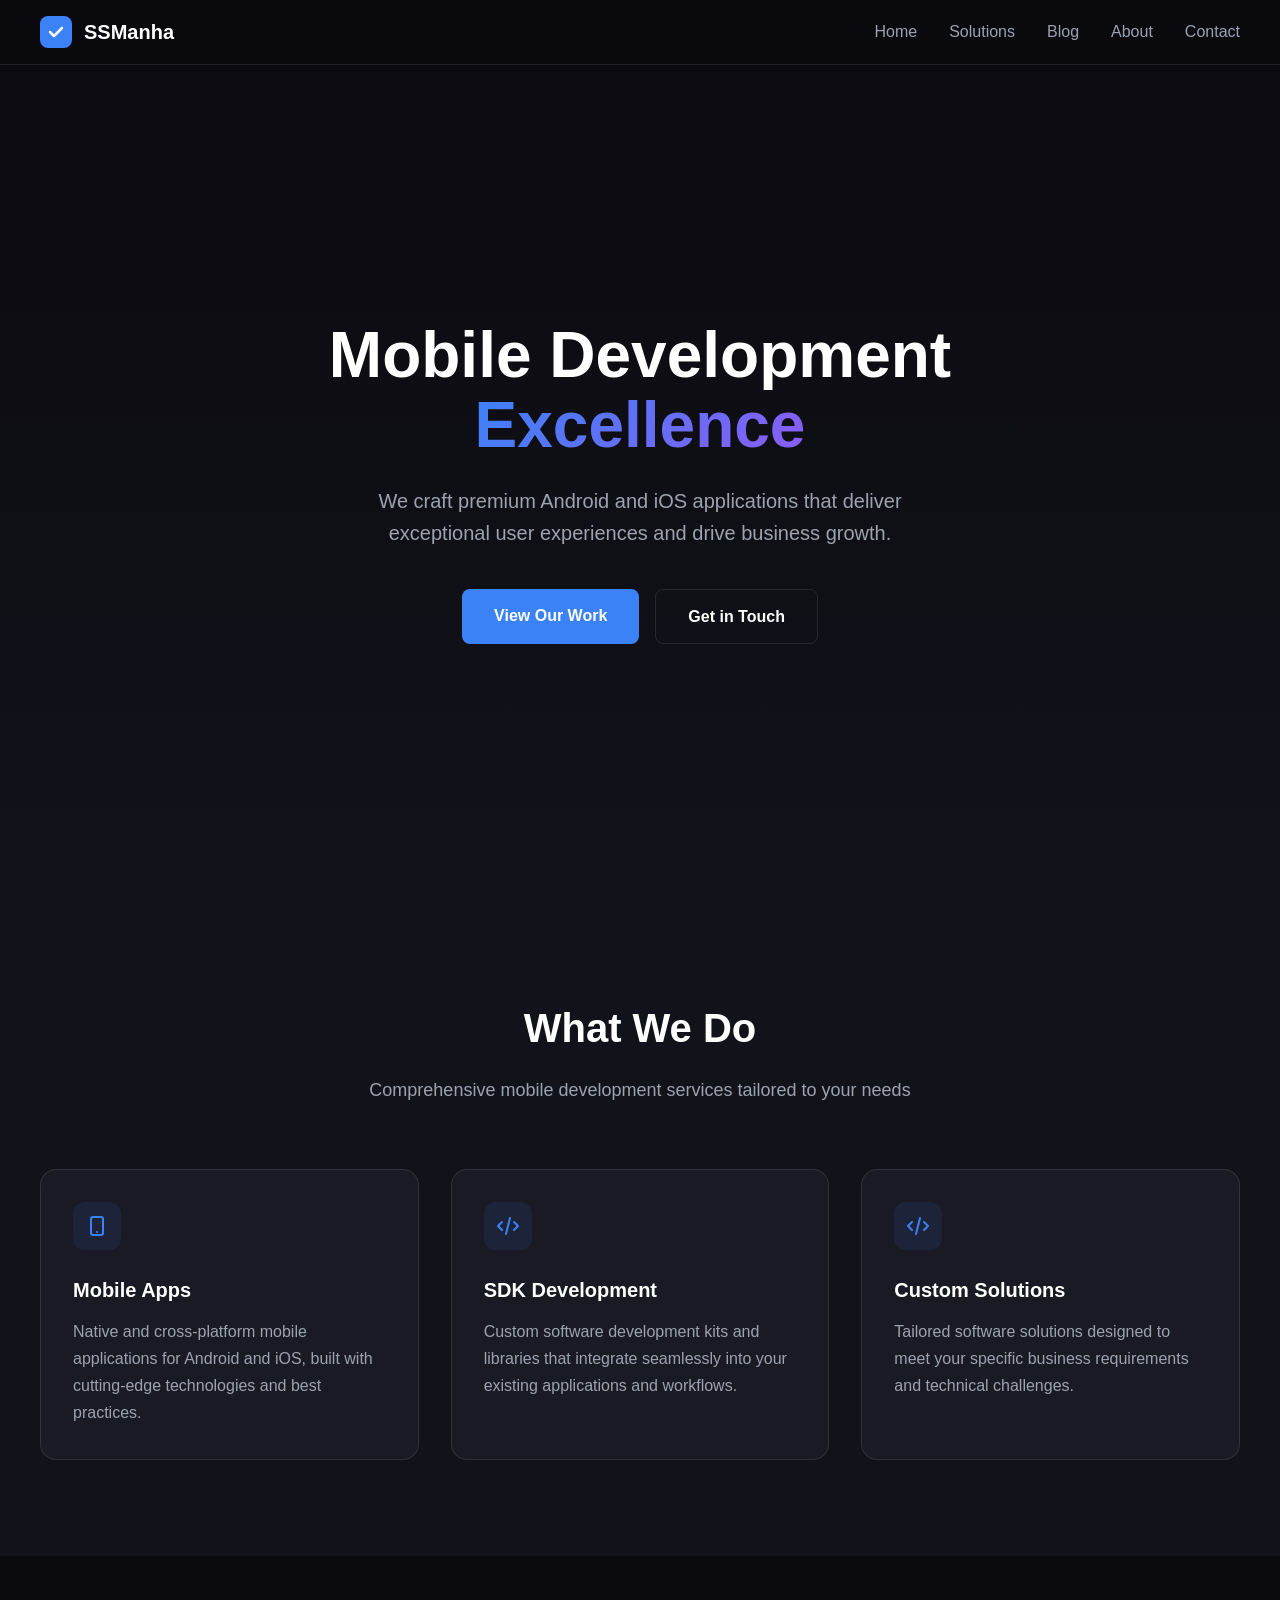
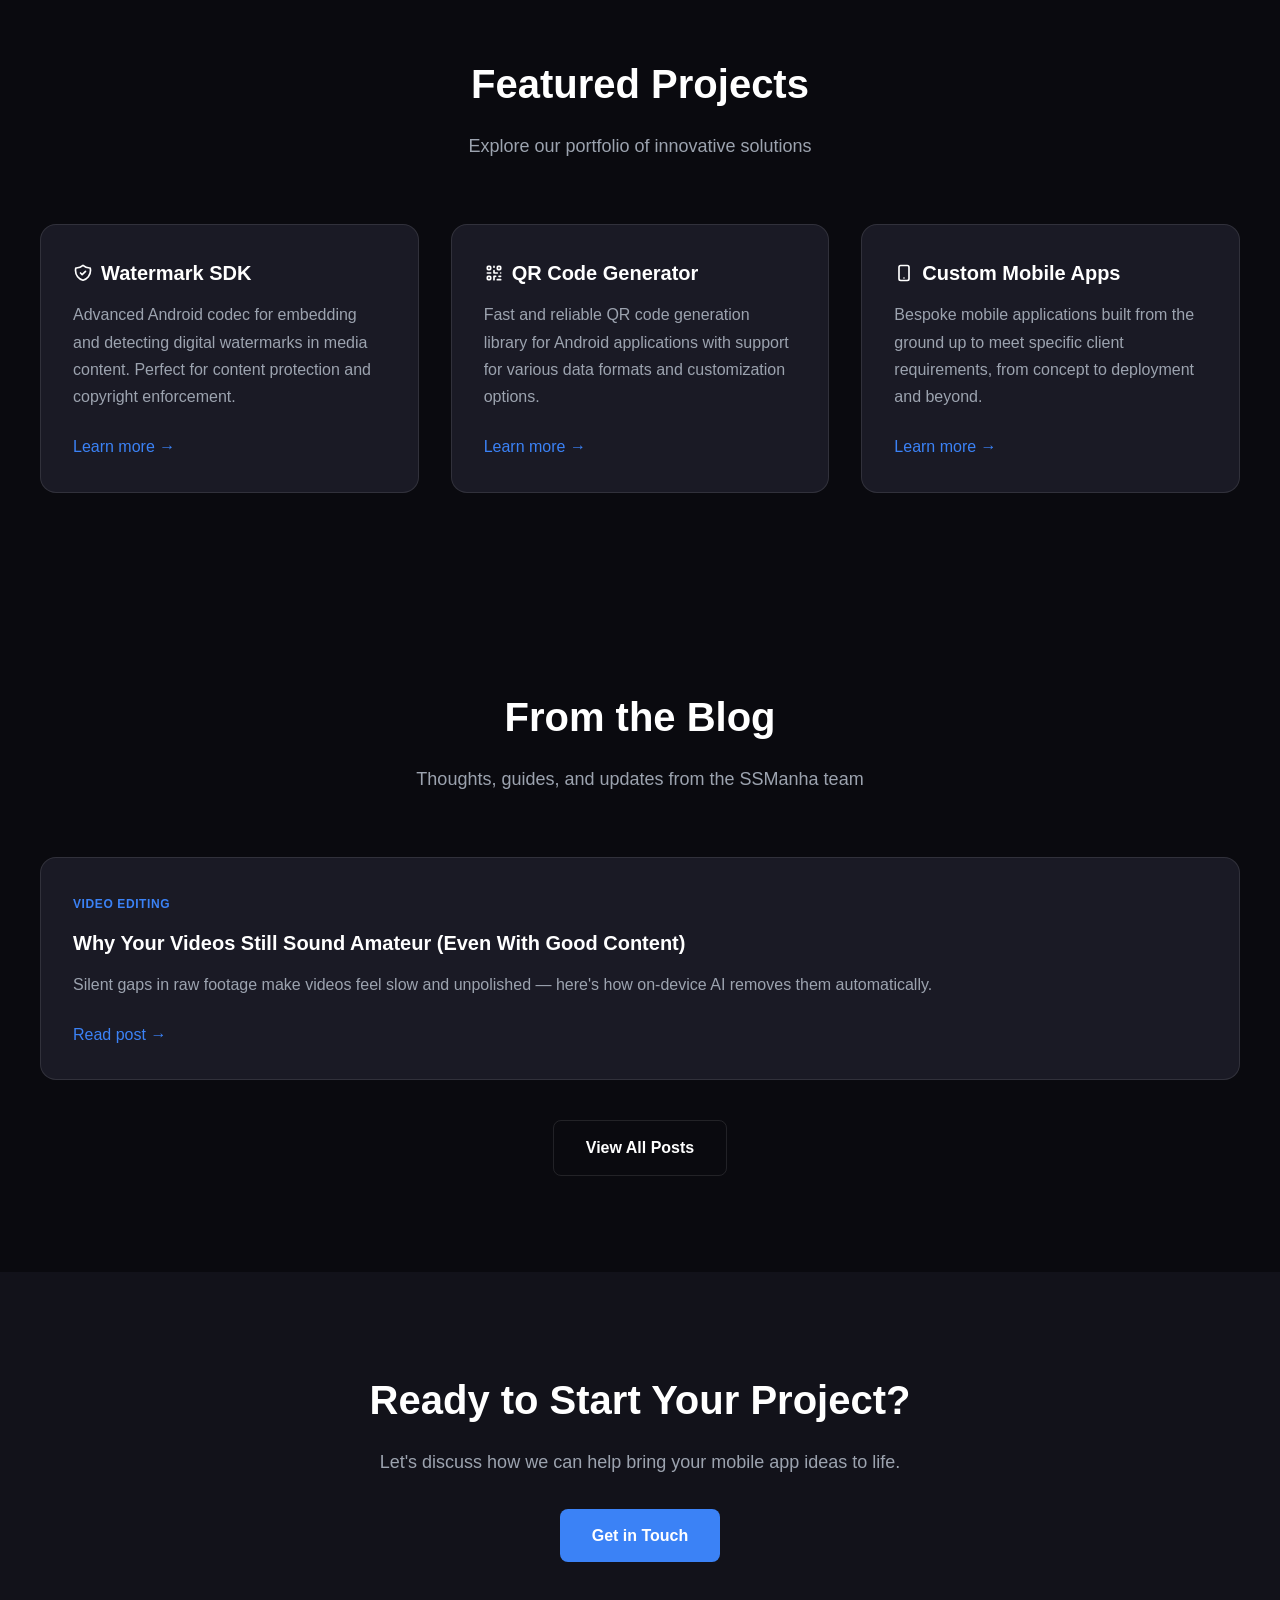
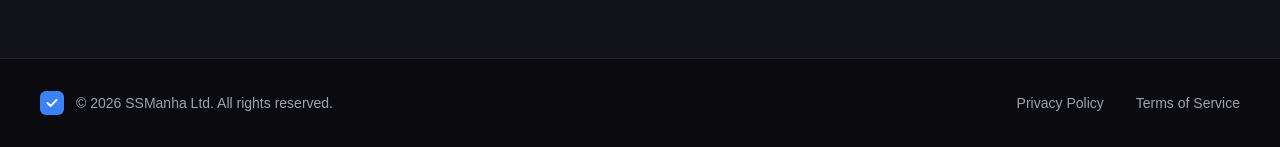
<file: index.html>
<!DOCTYPE html>
<html lang="en">
<head>
    <meta charset="UTF-8">
    <meta name="viewport" content="width=device-width, initial-scale=1.0">
    <title>SSManha Ltd - Mobile Development Excellence</title>
    <meta name="description" content="SSManha Ltd specializes in Android and iOS app development. We build innovative mobile solutions including Watermark SDK and custom applications.">
    <link rel="icon" href="/favicon.ico" type="image/x-icon">
    <style>
        /* CSS Reset & Base Styles */
        *, *::before, *::after {
            margin: 0;
            padding: 0;
            box-sizing: border-box;
        }

        :root {
            --bg-primary: #0a0a0f;
            --bg-secondary: #12121a;
            --bg-card: #1a1a25;
            --accent: #3b82f6;
            --accent-hover: #2563eb;
            --text-primary: #ffffff;
            --text-secondary: #9ca3af;
            --border: rgba(255, 255, 255, 0.1);
        }

        html {
            scroll-behavior: smooth;
        }

        body {
            font-family: 'Inter', -apple-system, BlinkMacSystemFont, 'Segoe UI', Roboto, Oxygen, Ubuntu, sans-serif;
            background-color: var(--bg-primary);
            color: var(--text-primary);
            line-height: 1.6;
            min-height: 100vh;
        }

        a {
            text-decoration: none;
            color: inherit;
            transition: color 0.2s ease;
        }

        /* Navigation */
        .navbar {
            position: fixed;
            top: 0;
            left: 0;
            right: 0;
            z-index: 1000;
            background: rgba(10, 10, 15, 0.95);
            backdrop-filter: blur(10px);
            border-bottom: 1px solid var(--border);
            padding: 1rem 2rem;
        }

        .nav-container {
            max-width: 1200px;
            margin: 0 auto;
            display: flex;
            justify-content: space-between;
            align-items: center;
        }

        .logo {
            display: flex;
            align-items: center;
            gap: 0.75rem;
            font-size: 1.25rem;
            font-weight: 700;
        }

        .logo svg {
            width: 32px;
            height: 32px;
        }

        .nav-links {
            display: flex;
            gap: 2rem;
            list-style: none;
        }

        .nav-links a {
            color: var(--text-secondary);
            font-weight: 500;
            transition: color 0.2s ease;
        }

        .nav-links a:hover {
            color: var(--text-primary);
        }

        /* Hero Section */
        .hero {
            padding: 10rem 2rem 6rem;
            text-align: center;
            min-height: 100vh;
            display: flex;
            flex-direction: column;
            justify-content: center;
            background: linear-gradient(180deg, var(--bg-primary) 0%, var(--bg-secondary) 100%);
        }

        .hero-content {
            max-width: 800px;
            margin: 0 auto;
        }

        .hero h1 {
            font-size: clamp(2.5rem, 6vw, 4rem);
            font-weight: 800;
            margin-bottom: 1.5rem;
            line-height: 1.1;
        }

        .hero h1 .highlight {
            background: linear-gradient(135deg, var(--accent) 0%, #8b5cf6 100%);
            -webkit-background-clip: text;
            -webkit-text-fill-color: transparent;
            background-clip: text;
        }

        .hero p {
            font-size: 1.25rem;
            color: var(--text-secondary);
            margin-bottom: 2.5rem;
            max-width: 600px;
            margin-left: auto;
            margin-right: auto;
        }

        .hero-buttons {
            display: flex;
            gap: 1rem;
            justify-content: center;
            flex-wrap: wrap;
        }

        /* Buttons */
        .btn {
            display: inline-block;
            padding: 0.875rem 2rem;
            border-radius: 8px;
            font-weight: 600;
            font-size: 1rem;
            transition: all 0.2s ease;
            cursor: pointer;
            border: none;
        }

        .btn-primary {
            background: var(--accent);
            color: white;
        }

        .btn-primary:hover {
            background: var(--accent-hover);
            transform: translateY(-2px);
        }

        .btn-secondary {
            background: transparent;
            color: var(--text-primary);
            border: 1px solid var(--border);
        }

        .btn-secondary:hover {
            background: var(--bg-card);
            border-color: var(--accent);
        }

        /* Services Section */
        .services {
            padding: 6rem 2rem;
            background: var(--bg-secondary);
        }

        .container {
            max-width: 1200px;
            margin: 0 auto;
        }

        .section-header {
            text-align: center;
            margin-bottom: 4rem;
        }

        .section-header h2 {
            font-size: 2.5rem;
            font-weight: 700;
            margin-bottom: 1rem;
        }

        .section-header p {
            color: var(--text-secondary);
            font-size: 1.125rem;
            max-width: 600px;
            margin: 0 auto;
        }

        .services-grid {
            display: grid;
            grid-template-columns: repeat(auto-fit, minmax(300px, 1fr));
            gap: 2rem;
        }

        .service-card {
            background: var(--bg-card);
            border: 1px solid var(--border);
            border-radius: 16px;
            padding: 2rem;
            transition: all 0.3s ease;
        }

        .service-card:hover {
            transform: translateY(-4px);
            border-color: var(--accent);
        }

        .service-icon {
            width: 48px;
            height: 48px;
            background: rgba(59, 130, 246, 0.1);
            border-radius: 12px;
            display: flex;
            align-items: center;
            justify-content: center;
            margin-bottom: 1.5rem;
        }

        .service-icon svg {
            width: 24px;
            height: 24px;
            color: var(--accent);
        }

        .service-card h3 {
            font-size: 1.25rem;
            font-weight: 600;
            margin-bottom: 0.75rem;
        }

        .service-card p {
            color: var(--text-secondary);
            line-height: 1.7;
        }

        /* Featured Projects */
        .projects {
            padding: 6rem 2rem;
        }

        .projects-grid {
            display: grid;
            grid-template-columns: repeat(auto-fit, minmax(320px, 1fr));
            gap: 2rem;
        }

        .project-card {
            background: var(--bg-card);
            border: 1px solid var(--border);
            border-radius: 16px;
            padding: 2rem;
            transition: all 0.3s ease;
        }

        .project-card:hover {
            border-color: var(--accent);
        }

        .project-card h3 {
            font-size: 1.25rem;
            font-weight: 600;
            margin-bottom: 0.75rem;
            display: flex;
            align-items: center;
            gap: 0.5rem;
        }

        .project-card p {
            color: var(--text-secondary);
            margin-bottom: 1.5rem;
            line-height: 1.7;
        }

        .project-link {
            color: var(--accent);
            font-weight: 500;
            display: inline-flex;
            align-items: center;
            gap: 0.25rem;
        }

        .project-link:hover {
            text-decoration: underline;
        }

        /* Blog Preview */
        .blog-preview {
            padding: 6rem 2rem;
        }

        .blog-grid {
            display: grid;
            grid-template-columns: repeat(auto-fit, minmax(320px, 1fr));
            gap: 2rem;
            margin-bottom: 2.5rem;
        }

        .blog-card {
            display: block;
            background: var(--bg-card);
            border: 1px solid var(--border);
            border-radius: 16px;
            padding: 2rem;
            transition: all 0.3s ease;
        }

        .blog-card:hover {
            border-color: var(--accent);
            transform: translateY(-4px);
        }

        .blog-card-tag {
            display: inline-block;
            color: var(--accent);
            font-weight: 600;
            font-size: 0.75rem;
            text-transform: uppercase;
            letter-spacing: 0.05em;
            margin-bottom: 0.75rem;
        }

        .blog-card h3 {
            font-size: 1.25rem;
            font-weight: 600;
            margin-bottom: 0.75rem;
            color: var(--text-primary);
        }

        .blog-card p {
            color: var(--text-secondary);
            margin-bottom: 1.5rem;
            line-height: 1.7;
        }

        .blog-view-all {
            text-align: center;
        }

        /* CTA Section */
        .cta {
            padding: 6rem 2rem;
            background: var(--bg-secondary);
            text-align: center;
        }

        .cta h2 {
            font-size: 2.5rem;
            font-weight: 700;
            margin-bottom: 1rem;
        }

        .cta p {
            color: var(--text-secondary);
            font-size: 1.125rem;
            margin-bottom: 2rem;
            max-width: 600px;
            margin-left: auto;
            margin-right: auto;
        }

        /* Footer */
        .footer {
            padding: 2rem;
            border-top: 1px solid var(--border);
        }

        .footer-content {
            max-width: 1200px;
            margin: 0 auto;
            display: flex;
            justify-content: space-between;
            align-items: center;
            flex-wrap: wrap;
            gap: 1rem;
        }

        .footer-left {
            display: flex;
            align-items: center;
            gap: 0.75rem;
        }

        .footer-left span {
            color: var(--text-secondary);
            font-size: 0.875rem;
        }

        .footer-right {
            display: flex;
            gap: 2rem;
        }

        .footer-right a {
            color: var(--text-secondary);
            font-size: 0.875rem;
        }

        .footer-right a:hover {
            color: var(--text-primary);
        }

        /* Mobile Menu */
        .mobile-menu-btn {
            display: none;
            background: none;
            border: none;
            color: var(--text-primary);
            cursor: pointer;
            padding: 0.5rem;
        }

        /* Responsive */
        @media (max-width: 768px) {
            .nav-links {
                display: none;
            }

            .mobile-menu-btn {
                display: block;
            }

            .hero {
                padding: 8rem 1.5rem 4rem;
            }

            .services, .projects, .blog-preview, .cta {
                padding: 4rem 1.5rem;
            }

            .section-header h2 {
                font-size: 2rem;
            }

            .footer-content {
                flex-direction: column;
                text-align: center;
            }
        }
    </style>
</head>
<body>
    <!-- Navigation -->
    <nav class="navbar">
        <div class="nav-container">
            <a href="index.html" class="logo">
                <svg viewBox="0 0 32 32" fill="none" xmlns="http://www.w3.org/2000/svg">
                    <rect width="32" height="32" rx="8" fill="#3B82F6"/>
                    <path d="M10 16L14 20L22 12" stroke="white" stroke-width="2.5" stroke-linecap="round" stroke-linejoin="round"/>
                </svg>
                SSManha
            </a>
            <ul class="nav-links">
                <li><a href="index.html">Home</a></li>
                <li><a href="solutions.html">Solutions</a></li>
                <li><a href="blog.html">Blog</a></li>
                <li><a href="about.html">About</a></li>
                <li><a href="contact.html">Contact</a></li>
            </ul>
            <button class="mobile-menu-btn" aria-label="Menu">
                <svg width="24" height="24" fill="none" stroke="currentColor" viewBox="0 0 24 24">
                    <path stroke-linecap="round" stroke-linejoin="round" stroke-width="2" d="M4 6h16M4 12h16M4 18h16"/>
                </svg>
            </button>
        </div>
    </nav>

    <!-- Hero Section -->
    <section class="hero">
        <div class="hero-content">
            <h1>Mobile Development <span class="highlight">Excellence</span></h1>
            <p>We craft premium Android and iOS applications that deliver exceptional user experiences and drive business growth.</p>
            <div class="hero-buttons">
                <a href="solutions.html" class="btn btn-primary">View Our Work</a>
                <a href="contact.html" class="btn btn-secondary">Get in Touch</a>
            </div>
        </div>
    </section>

    <!-- Services Section -->
    <section class="services">
        <div class="container">
            <div class="section-header">
                <h2>What We Do</h2>
                <p>Comprehensive mobile development services tailored to your needs</p>
            </div>
            <div class="services-grid">
                <div class="service-card">
                    <div class="service-icon">
                        <svg fill="none" stroke="currentColor" viewBox="0 0 24 24">
                            <path stroke-linecap="round" stroke-linejoin="round" stroke-width="2" d="M12 18h.01M8 21h8a2 2 0 002-2V5a2 2 0 00-2-2H8a2 2 0 00-2 2v14a2 2 0 002 2z"/>
                        </svg>
                    </div>
                    <h3>Mobile Apps</h3>
                    <p>Native and cross-platform mobile applications for Android and iOS, built with cutting-edge technologies and best practices.</p>
                </div>
                <div class="service-card">
                    <div class="service-icon">
                        <svg fill="none" stroke="currentColor" viewBox="0 0 24 24">
                            <path stroke-linecap="round" stroke-linejoin="round" stroke-width="2" d="M10 20l4-16m4 4l4 4-4 4M6 16l-4-4 4-4"/>
                        </svg>
                    </div>
                    <h3>SDK Development</h3>
                    <p>Custom software development kits and libraries that integrate seamlessly into your existing applications and workflows.</p>
                </div>
                <div class="service-card">
                    <div class="service-icon">
                        <svg fill="none" stroke="currentColor" viewBox="0 0 24 24">
                            <path stroke-linecap="round" stroke-linejoin="round" stroke-width="2" d="M10 20l4-16m4 4l4 4-4 4M6 16l-4-4 4-4"/>
                        </svg>
                    </div>
                    <h3>Custom Solutions</h3>
                    <p>Tailored software solutions designed to meet your specific business requirements and technical challenges.</p>
                </div>
            </div>
        </div>
    </section>

    <!-- Featured Projects -->
    <section class="projects">
        <div class="container">
            <div class="section-header">
                <h2>Featured Projects</h2>
                <p>Explore our portfolio of innovative solutions</p>
            </div>
            <div class="projects-grid">
                <div class="project-card">
                    <h3>
                        <svg width="20" height="20" fill="none" stroke="currentColor" viewBox="0 0 24 24">
                            <path stroke-linecap="round" stroke-linejoin="round" stroke-width="2" d="M9 12l2 2 4-4m5.618-4.016A11.955 11.955 0 0112 2.944a11.955 11.955 0 01-8.618 3.04A12.02 12.02 0 003 9c0 5.591 3.824 10.29 9 11.622 5.176-1.332 9-6.03 9-11.622 0-1.042-.133-2.052-.382-3.016z"/>
                        </svg>
                        Watermark SDK
                    </h3>
                    <p>Advanced Android codec for embedding and detecting digital watermarks in media content. Perfect for content protection and copyright enforcement.</p>
                    <a href="solutions.html" class="project-link">Learn more →</a>
                </div>
                <div class="project-card">
                    <h3>
                        <svg width="20" height="20" fill="none" stroke="currentColor" viewBox="0 0 24 24">
                            <path stroke-linecap="round" stroke-linejoin="round" stroke-width="2" d="M12 4v1m6 11h2m-6 0h-2v4m0-11v3m0 0h.01M12 12h4.01M16 20h4M4 12h4m12 0h.01M5 8h2a1 1 0 001-1V5a1 1 0 00-1-1H5a1 1 0 00-1 1v2a1 1 0 001 1zm12 0h2a1 1 0 001-1V5a1 1 0 00-1-1h-2a1 1 0 00-1 1v2a1 1 0 001 1zM5 20h2a1 1 0 001-1v-2a1 1 0 00-1-1H5a1 1 0 00-1 1v2a1 1 0 001 1z"/>
                        </svg>
                        QR Code Generator
                    </h3>
                    <p>Fast and reliable QR code generation library for Android applications with support for various data formats and customization options.</p>
                    <a href="solutions.html" class="project-link">Learn more →</a>
                </div>
                <div class="project-card">
                    <h3>
                        <svg width="20" height="20" fill="none" stroke="currentColor" viewBox="0 0 24 24">
                            <path stroke-linecap="round" stroke-linejoin="round" stroke-width="2" d="M12 18h.01M8 21h8a2 2 0 002-2V5a2 2 0 00-2-2H8a2 2 0 00-2 2v14a2 2 0 002 2z"/>
                        </svg>
                        Custom Mobile Apps
                    </h3>
                    <p>Bespoke mobile applications built from the ground up to meet specific client requirements, from concept to deployment and beyond.</p>
                    <a href="solutions.html" class="project-link">Learn more →</a>
                </div>
            </div>
        </div>
    </section>

    <!-- Latest from the Blog -->
    <section class="blog-preview">
        <div class="container">
            <div class="section-header">
                <h2>From the Blog</h2>
                <p>Thoughts, guides, and updates from the SSManha team</p>
            </div>
            <div class="blog-grid">
                <a href="blog-video-silence-remover.html" class="blog-card">
                    <span class="blog-card-tag">Video Editing</span>
                    <h3>Why Your Videos Still Sound Amateur (Even With Good Content)</h3>
                    <p>Silent gaps in raw footage make videos feel slow and unpolished — here's how on-device AI removes them automatically.</p>
                    <span class="project-link">Read post →</span>
                </a>
            </div>
            <div class="blog-view-all">
                <a href="blog.html" class="btn btn-secondary">View All Posts</a>
            </div>
        </div>
    </section>

    <!-- CTA Section -->
    <section class="cta">
        <div class="container">
            <h2>Ready to Start Your Project?</h2>
            <p>Let's discuss how we can help bring your mobile app ideas to life.</p>
            <a href="contact.html" class="btn btn-primary">Get in Touch</a>
        </div>
    </section>

    <!-- Footer -->
    <footer class="footer">
        <div class="footer-content">
            <div class="footer-left">
                <svg width="24" height="24" viewBox="0 0 32 32" fill="none" xmlns="http://www.w3.org/2000/svg">
                    <rect width="32" height="32" rx="8" fill="#3B82F6"/>
                    <path d="M10 16L14 20L22 12" stroke="white" stroke-width="2.5" stroke-linecap="round" stroke-linejoin="round"/>
                </svg>
                <span>© 2026 SSManha Ltd. All rights reserved.</span>
            </div>
            <div class="footer-right">
                <a href="privacy.html">Privacy Policy</a>
                <a href="terms.html">Terms of Service</a>
            </div>
        </div>
    </footer>
</body>
</html>
</file>
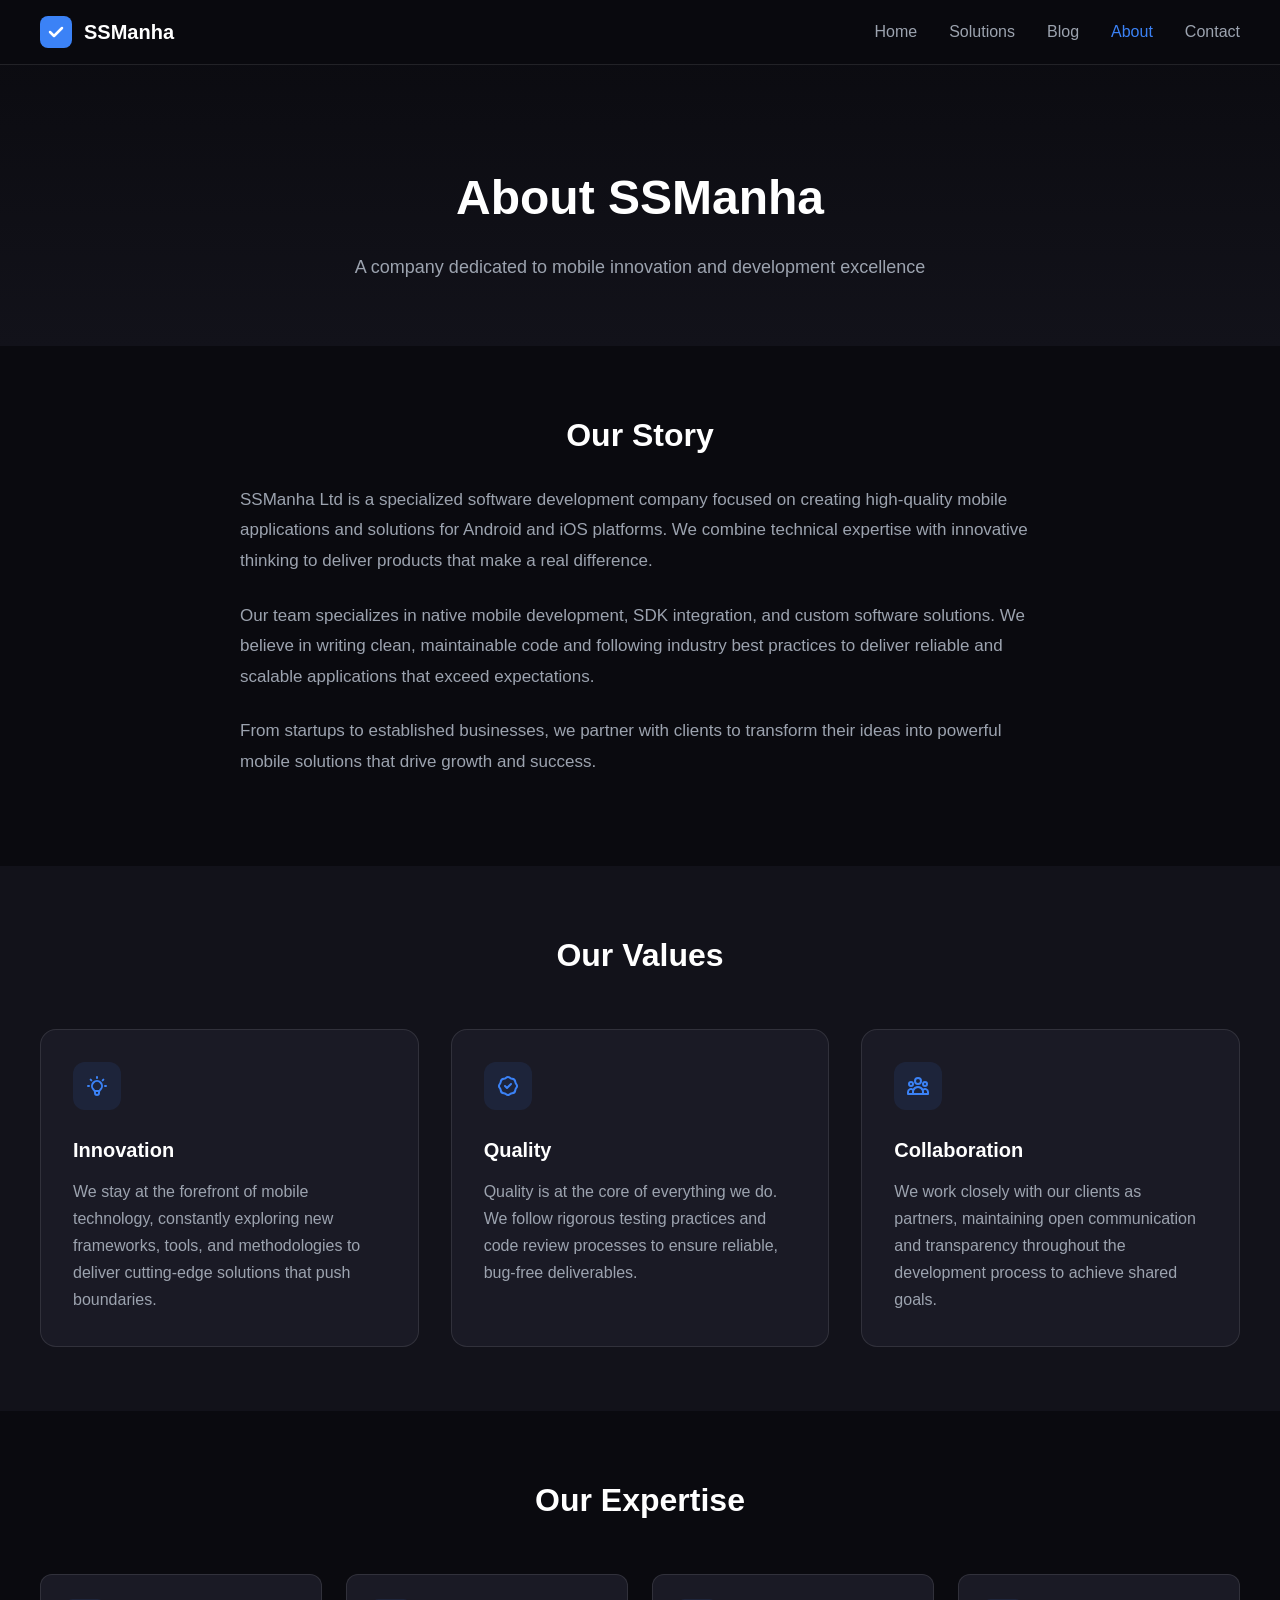
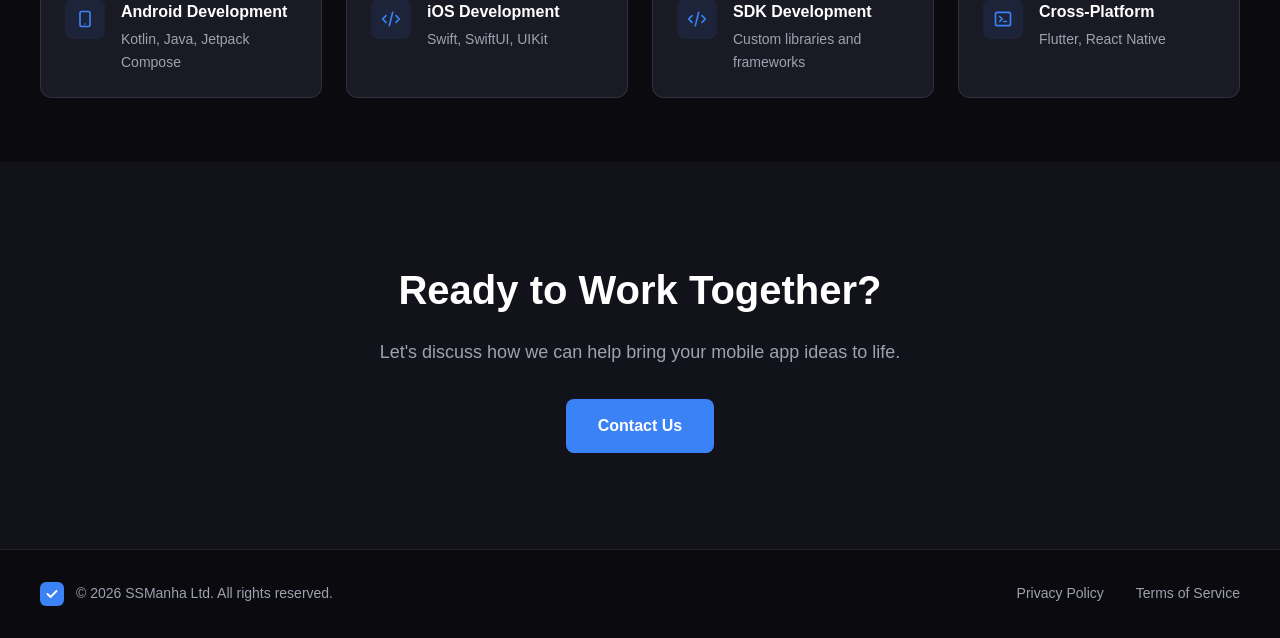
<file: about.html>
<!DOCTYPE html>
<html lang="en">
<head>
    <meta charset="UTF-8">
    <meta name="viewport" content="width=device-width, initial-scale=1.0">
    <title>About Us - SSManha Ltd</title>
    <meta name="description" content="Learn about SSManha Ltd, a company specializing in Android and iOS development excellence.">
    <link rel="icon" href="/favicon.ico" type="image/x-icon">
    <style>
        /* CSS Reset & Base Styles */
        *, *::before, *::after {
            margin: 0;
            padding: 0;
            box-sizing: border-box;
        }

        :root {
            --bg-primary: #0a0a0f;
            --bg-secondary: #12121a;
            --bg-card: #1a1a25;
            --accent: #3b82f6;
            --accent-hover: #2563eb;
            --text-primary: #ffffff;
            --text-secondary: #9ca3af;
            --border: rgba(255, 255, 255, 0.1);
        }

        html {
            scroll-behavior: smooth;
        }

        body {
            font-family: 'Inter', -apple-system, BlinkMacSystemFont, 'Segoe UI', Roboto, Oxygen, Ubuntu, sans-serif;
            background-color: var(--bg-primary);
            color: var(--text-primary);
            line-height: 1.6;
            min-height: 100vh;
        }

        a {
            text-decoration: none;
            color: inherit;
            transition: color 0.2s ease;
        }

        /* Navigation */
        .navbar {
            position: fixed;
            top: 0;
            left: 0;
            right: 0;
            z-index: 1000;
            background: rgba(10, 10, 15, 0.95);
            backdrop-filter: blur(10px);
            border-bottom: 1px solid var(--border);
            padding: 1rem 2rem;
        }

        .nav-container {
            max-width: 1200px;
            margin: 0 auto;
            display: flex;
            justify-content: space-between;
            align-items: center;
        }

        .logo {
            display: flex;
            align-items: center;
            gap: 0.75rem;
            font-size: 1.25rem;
            font-weight: 700;
        }

        .logo svg {
            width: 32px;
            height: 32px;
        }

        .nav-links {
            display: flex;
            gap: 2rem;
            list-style: none;
        }

        .nav-links a {
            color: var(--text-secondary);
            font-weight: 500;
            transition: color 0.2s ease;
        }

        .nav-links a:hover {
            color: var(--text-primary);
        }

        .nav-links a.active {
            color: var(--accent);
        }

        /* Buttons */
        .btn {
            display: inline-block;
            padding: 0.875rem 2rem;
            border-radius: 8px;
            font-weight: 600;
            font-size: 1rem;
            transition: all 0.2s ease;
            cursor: pointer;
            border: none;
        }

        .btn-primary {
            background: var(--accent);
            color: white;
        }

        .btn-primary:hover {
            background: var(--accent-hover);
            transform: translateY(-2px);
        }

        .btn-secondary {
            background: transparent;
            color: var(--text-primary);
            border: 1px solid var(--border);
        }

        .btn-secondary:hover {
            background: var(--bg-card);
            border-color: var(--accent);
        }

        /* Container */
        .container {
            max-width: 1200px;
            margin: 0 auto;
        }

        /* Page Header */
        .page-header {
            padding: 10rem 2rem 4rem;
            text-align: center;
            background: linear-gradient(180deg, var(--bg-primary) 0%, var(--bg-secondary) 100%);
        }

        .page-header h1 {
            font-size: clamp(2rem, 5vw, 3rem);
            font-weight: 700;
            margin-bottom: 1rem;
        }

        .page-header p {
            color: var(--text-secondary);
            font-size: 1.125rem;
            max-width: 600px;
            margin: 0 auto;
        }

        /* Content Sections */
        .content-section {
            padding: 4rem 2rem;
        }

        .content-section.alt {
            background: var(--bg-secondary);
        }

        .section-title {
            font-size: 2rem;
            font-weight: 700;
            margin-bottom: 1.5rem;
            text-align: center;
        }

        .section-content {
            max-width: 800px;
            margin: 0 auto;
        }

        .section-content p {
            color: var(--text-secondary);
            margin-bottom: 1.5rem;
            font-size: 1.0625rem;
            line-height: 1.8;
        }

        /* Cards Grid */
        .cards-grid {
            display: grid;
            grid-template-columns: repeat(auto-fit, minmax(280px, 1fr));
            gap: 2rem;
            margin-top: 3rem;
        }

        .info-card {
            background: var(--bg-card);
            border: 1px solid var(--border);
            border-radius: 16px;
            padding: 2rem;
            transition: all 0.3s ease;
        }

        .info-card:hover {
            transform: translateY(-4px);
            border-color: var(--accent);
        }

        .card-icon {
            width: 48px;
            height: 48px;
            background: rgba(59, 130, 246, 0.1);
            border-radius: 12px;
            display: flex;
            align-items: center;
            justify-content: center;
            margin-bottom: 1.5rem;
        }

        .card-icon svg {
            width: 24px;
            height: 24px;
            color: var(--accent);
        }

        .info-card h3 {
            font-size: 1.25rem;
            font-weight: 600;
            margin-bottom: 0.75rem;
        }

        .info-card p {
            color: var(--text-secondary);
            line-height: 1.7;
        }

        /* Expertise List */
        .expertise-grid {
            display: grid;
            grid-template-columns: repeat(auto-fit, minmax(250px, 1fr));
            gap: 1.5rem;
            margin-top: 3rem;
        }

        .expertise-item {
            display: flex;
            align-items: flex-start;
            gap: 1rem;
            padding: 1.5rem;
            background: var(--bg-card);
            border: 1px solid var(--border);
            border-radius: 12px;
            transition: all 0.3s ease;
        }

        .expertise-item:hover {
            border-color: var(--accent);
        }

        .expertise-icon {
            width: 40px;
            height: 40px;
            background: rgba(59, 130, 246, 0.1);
            border-radius: 8px;
            display: flex;
            align-items: center;
            justify-content: center;
            flex-shrink: 0;
        }

        .expertise-icon svg {
            width: 20px;
            height: 20px;
            color: var(--accent);
        }

        .expertise-info h4 {
            font-size: 1rem;
            font-weight: 600;
            margin-bottom: 0.25rem;
        }

        .expertise-info p {
            color: var(--text-secondary);
            font-size: 0.875rem;
        }

        /* CTA Section */
        .cta {
            padding: 6rem 2rem;
            background: var(--bg-secondary);
            text-align: center;
        }

        .cta h2 {
            font-size: 2.5rem;
            font-weight: 700;
            margin-bottom: 1rem;
        }

        .cta p {
            color: var(--text-secondary);
            font-size: 1.125rem;
            margin-bottom: 2rem;
            max-width: 600px;
            margin-left: auto;
            margin-right: auto;
        }

        /* Footer */
        .footer {
            padding: 2rem;
            border-top: 1px solid var(--border);
        }

        .footer-content {
            max-width: 1200px;
            margin: 0 auto;
            display: flex;
            justify-content: space-between;
            align-items: center;
            flex-wrap: wrap;
            gap: 1rem;
        }

        .footer-left {
            display: flex;
            align-items: center;
            gap: 0.75rem;
        }

        .footer-left span {
            color: var(--text-secondary);
            font-size: 0.875rem;
        }

        .footer-right {
            display: flex;
            gap: 2rem;
        }

        .footer-right a {
            color: var(--text-secondary);
            font-size: 0.875rem;
        }

        .footer-right a:hover {
            color: var(--text-primary);
        }

        /* Mobile Menu */
        .mobile-menu-btn {
            display: none;
            background: none;
            border: none;
            color: var(--text-primary);
            cursor: pointer;
            padding: 0.5rem;
        }

        /* Responsive */
        @media (max-width: 768px) {
            .nav-links {
                display: none;
            }

            .mobile-menu-btn {
                display: block;
            }

            .page-header {
                padding: 8rem 1.5rem 3rem;
            }

            .content-section {
                padding: 3rem 1.5rem;
            }

            .cards-grid, .expertise-grid {
                grid-template-columns: 1fr;
            }

            .footer-content {
                flex-direction: column;
                text-align: center;
            }
        }
    </style>
</head>
<body>
    <!-- Navigation -->
    <nav class="navbar">
        <div class="nav-container">
            <a href="index.html" class="logo">
                <svg viewBox="0 0 32 32" fill="none" xmlns="http://www.w3.org/2000/svg">
                    <rect width="32" height="32" rx="8" fill="#3B82F6"/>
                    <path d="M10 16L14 20L22 12" stroke="white" stroke-width="2.5" stroke-linecap="round" stroke-linejoin="round"/>
                </svg>
                SSManha
            </a>
            <ul class="nav-links">
                <li><a href="index.html">Home</a></li>
                <li><a href="solutions.html">Solutions</a></li>
                <li><a href="blog.html">Blog</a></li>
                <li><a href="about.html" class="active">About</a></li>
                <li><a href="contact.html">Contact</a></li>
            </ul>
            <button class="mobile-menu-btn" aria-label="Menu">
                <svg width="24" height="24" fill="none" stroke="currentColor" viewBox="0 0 24 24">
                    <path stroke-linecap="round" stroke-linejoin="round" stroke-width="2" d="M4 6h16M4 12h16M4 18h16"/>
                </svg>
            </button>
        </div>
    </nav>

    <!-- Page Header -->
    <section class="page-header">
        <div class="container">
            <h1>About SSManha</h1>
            <p>A company dedicated to mobile innovation and development excellence</p>
        </div>
    </section>

    <!-- Our Story -->
    <section class="content-section">
        <div class="container">
            <div class="section-content">
                <h2 class="section-title">Our Story</h2>
                <p>SSManha Ltd is a specialized software development company focused on creating high-quality mobile applications and solutions for Android and iOS platforms. We combine technical expertise with innovative thinking to deliver products that make a real difference.</p>
                <p>Our team specializes in native mobile development, SDK integration, and custom software solutions. We believe in writing clean, maintainable code and following industry best practices to deliver reliable and scalable applications that exceed expectations.</p>
                <p>From startups to established businesses, we partner with clients to transform their ideas into powerful mobile solutions that drive growth and success.</p>
            </div>
        </div>
    </section>

    <!-- Our Values -->
    <section class="content-section alt">
        <div class="container">
            <h2 class="section-title">Our Values</h2>
            <div class="cards-grid">
                <div class="info-card">
                    <div class="card-icon">
                        <svg fill="none" stroke="currentColor" viewBox="0 0 24 24">
                            <path stroke-linecap="round" stroke-linejoin="round" stroke-width="2" d="M9.663 17h4.673M12 3v1m6.364 1.636l-.707.707M21 12h-1M4 12H3m3.343-5.657l-.707-.707m2.828 9.9a5 5 0 117.072 0l-.548.547A3.374 3.374 0 0014 18.469V19a2 2 0 11-4 0v-.531c0-.895-.356-1.754-.988-2.386l-.548-.547z"/>
                        </svg>
                    </div>
                    <h3>Innovation</h3>
                    <p>We stay at the forefront of mobile technology, constantly exploring new frameworks, tools, and methodologies to deliver cutting-edge solutions that push boundaries.</p>
                </div>
                <div class="info-card">
                    <div class="card-icon">
                        <svg fill="none" stroke="currentColor" viewBox="0 0 24 24">
                            <path stroke-linecap="round" stroke-linejoin="round" stroke-width="2" d="M9 12l2 2 4-4M7.835 4.697a3.42 3.42 0 001.946-.806 3.42 3.42 0 014.438 0 3.42 3.42 0 001.946.806 3.42 3.42 0 013.138 3.138 3.42 3.42 0 00.806 1.946 3.42 3.42 0 010 4.438 3.42 3.42 0 00-.806 1.946 3.42 3.42 0 01-3.138 3.138 3.42 3.42 0 00-1.946.806 3.42 3.42 0 01-4.438 0 3.42 3.42 0 00-1.946-.806 3.42 3.42 0 01-3.138-3.138 3.42 3.42 0 00-.806-1.946 3.42 3.42 0 010-4.438 3.42 3.42 0 00.806-1.946 3.42 3.42 0 013.138-3.138z"/>
                        </svg>
                    </div>
                    <h3>Quality</h3>
                    <p>Quality is at the core of everything we do. We follow rigorous testing practices and code review processes to ensure reliable, bug-free deliverables.</p>
                </div>
                <div class="info-card">
                    <div class="card-icon">
                        <svg fill="none" stroke="currentColor" viewBox="0 0 24 24">
                            <path stroke-linecap="round" stroke-linejoin="round" stroke-width="2" d="M17 20h5v-2a3 3 0 00-5.356-1.857M17 20H7m10 0v-2c0-.656-.126-1.283-.356-1.857M7 20H2v-2a3 3 0 015.356-1.857M7 20v-2c0-.656.126-1.283.356-1.857m0 0a5.002 5.002 0 019.288 0M15 7a3 3 0 11-6 0 3 3 0 016 0zm6 3a2 2 0 11-4 0 2 2 0 014 0zM7 10a2 2 0 11-4 0 2 2 0 014 0z"/>
                        </svg>
                    </div>
                    <h3>Collaboration</h3>
                    <p>We work closely with our clients as partners, maintaining open communication and transparency throughout the development process to achieve shared goals.</p>
                </div>
            </div>
        </div>
    </section>

    <!-- Our Expertise -->
    <section class="content-section">
        <div class="container">
            <h2 class="section-title">Our Expertise</h2>
            <div class="expertise-grid">
                <div class="expertise-item">
                    <div class="expertise-icon">
                        <svg fill="none" stroke="currentColor" viewBox="0 0 24 24">
                            <path stroke-linecap="round" stroke-linejoin="round" stroke-width="2" d="M12 18h.01M8 21h8a2 2 0 002-2V5a2 2 0 00-2-2H8a2 2 0 00-2 2v14a2 2 0 002 2z"/>
                        </svg>
                    </div>
                    <div class="expertise-info">
                        <h4>Android Development</h4>
                        <p>Kotlin, Java, Jetpack Compose</p>
                    </div>
                </div>
                <div class="expertise-item">
                    <div class="expertise-icon">
                        <svg fill="none" stroke="currentColor" viewBox="0 0 24 24">
                            <path stroke-linecap="round" stroke-linejoin="round" stroke-width="2" d="M10 20l4-16m4 4l4 4-4 4M6 16l-4-4 4-4"/>
                        </svg>
                    </div>
                    <div class="expertise-info">
                        <h4>iOS Development</h4>
                        <p>Swift, SwiftUI, UIKit</p>
                    </div>
                </div>
                <div class="expertise-item">
                    <div class="expertise-icon">
                        <svg fill="none" stroke="currentColor" viewBox="0 0 24 24">
                            <path stroke-linecap="round" stroke-linejoin="round" stroke-width="2" d="M10 20l4-16m4 4l4 4-4 4M6 16l-4-4 4-4"/>
                        </svg>
                    </div>
                    <div class="expertise-info">
                        <h4>SDK Development</h4>
                        <p>Custom libraries and frameworks</p>
                    </div>
                </div>
                <div class="expertise-item">
                    <div class="expertise-icon">
                        <svg fill="none" stroke="currentColor" viewBox="0 0 24 24">
                            <path stroke-linecap="round" stroke-linejoin="round" stroke-width="2" d="M8 9l3 3-3 3m5 0h3M5 20h14a2 2 0 002-2V6a2 2 0 00-2-2H5a2 2 0 00-2 2v12a2 2 0 002 2z"/>
                        </svg>
                    </div>
                    <div class="expertise-info">
                        <h4>Cross-Platform</h4>
                        <p>Flutter, React Native</p>
                    </div>
                </div>
            </div>
        </div>
    </section>

    <!-- CTA Section -->
    <section class="cta">
        <div class="container">
            <h2>Ready to Work Together?</h2>
            <p>Let's discuss how we can help bring your mobile app ideas to life.</p>
            <a href="contact.html" class="btn btn-primary">Contact Us</a>
        </div>
    </section>

    <!-- Footer -->
    <footer class="footer">
        <div class="footer-content">
            <div class="footer-left">
                <svg width="24" height="24" viewBox="0 0 32 32" fill="none" xmlns="http://www.w3.org/2000/svg">
                    <rect width="32" height="32" rx="8" fill="#3B82F6"/>
                    <path d="M10 16L14 20L22 12" stroke="white" stroke-width="2.5" stroke-linecap="round" stroke-linejoin="round"/>
                </svg>
                <span>© 2026 SSManha Ltd. All rights reserved.</span>
            </div>
            <div class="footer-right">
                <a href="privacy.html">Privacy Policy</a>
                <a href="terms.html">Terms of Service</a>
            </div>
        </div>
    </footer>
</body>
</html>
</file>
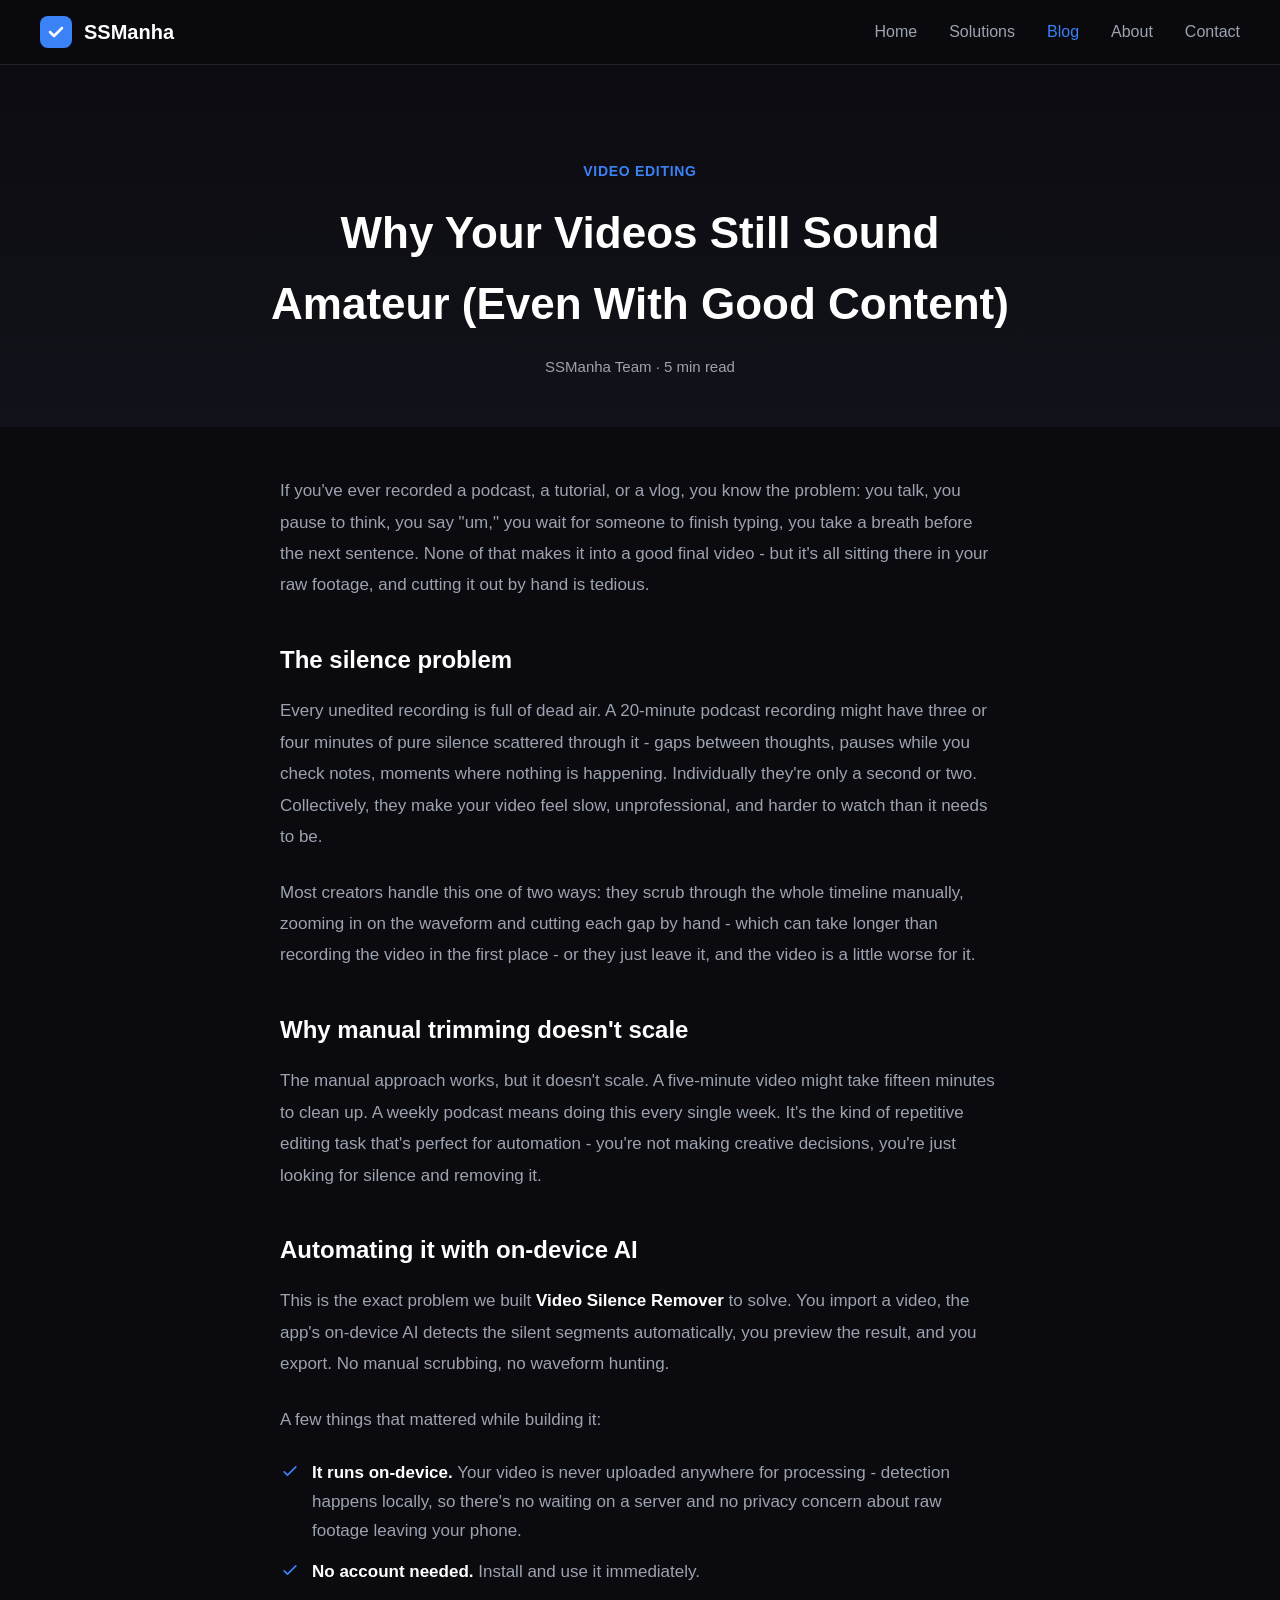
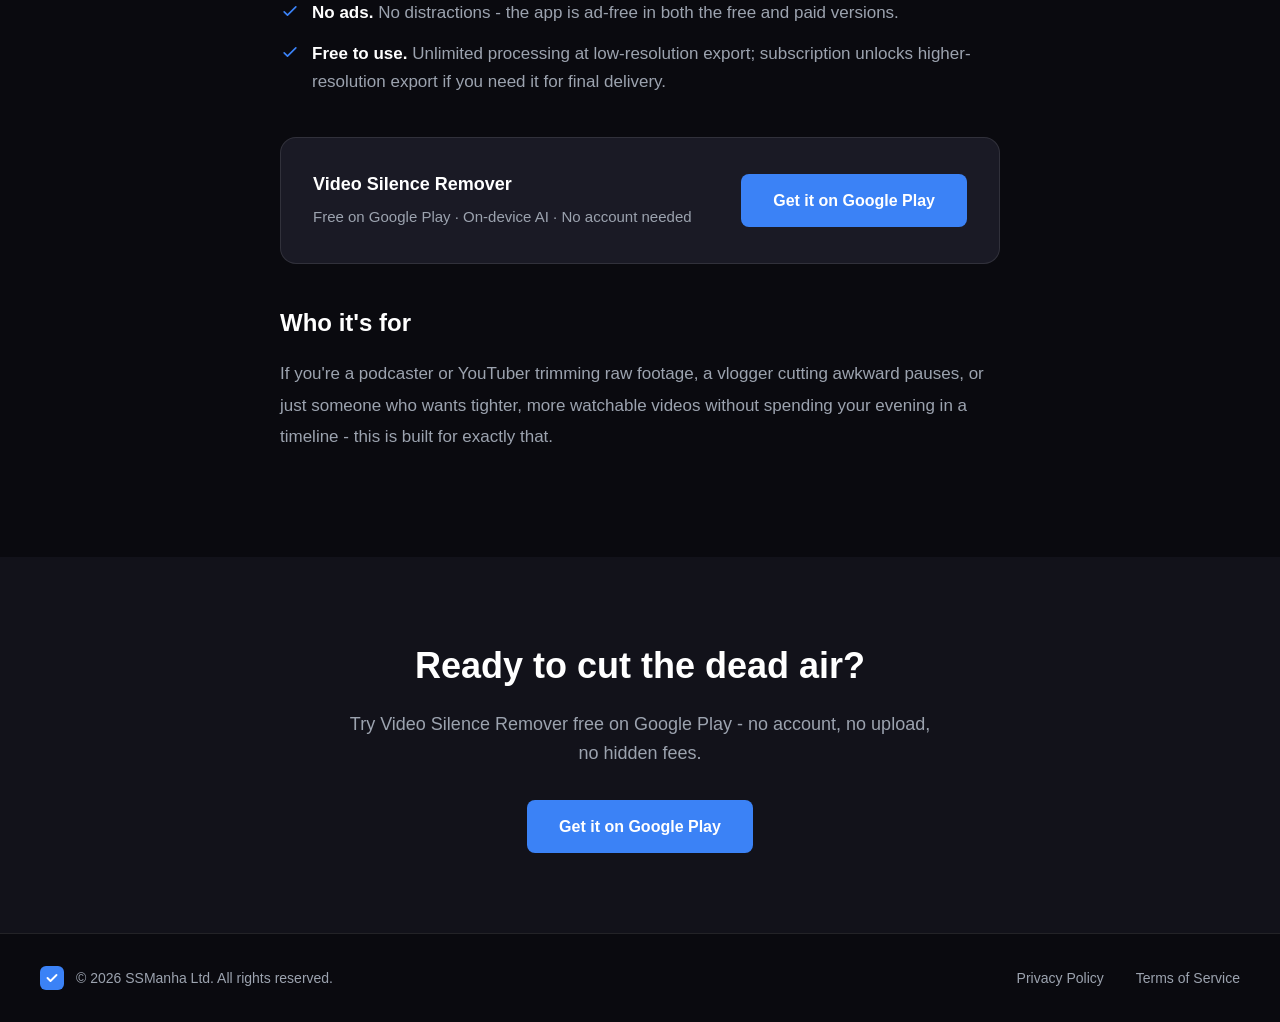
<file: blog-video-silence-remover.html>
<!DOCTYPE html>
<html lang="en">
<head>
    <meta charset="UTF-8">
    <meta name="viewport" content="width=device-width, initial-scale=1.0">
    <title>Why Your Videos Still Sound Amateur (Even With Good Content) - SSManha Ltd</title>
    <meta name="description" content="Silent gaps in raw footage make videos feel slow and unpolished. Here's how on-device AI can remove them automatically — free, private, no manual editing.">
    <link rel="icon" href="/favicon.ico" type="image/x-icon">
    <style>
        /* CSS Reset & Base Styles */
        *, *::before, *::after {
            margin: 0;
            padding: 0;
            box-sizing: border-box;
        }

        :root {
            --bg-primary: #0a0a0f;
            --bg-secondary: #12121a;
            --bg-card: #1a1a25;
            --accent: #3b82f6;
            --accent-hover: #2563eb;
            --text-primary: #ffffff;
            --text-secondary: #9ca3af;
            --border: rgba(255, 255, 255, 0.1);
        }

        html {
            scroll-behavior: smooth;
        }

        body {
            font-family: 'Inter', -apple-system, BlinkMacSystemFont, 'Segoe UI', Roboto, Oxygen, Ubuntu, sans-serif;
            background-color: var(--bg-primary);
            color: var(--text-primary);
            line-height: 1.6;
            min-height: 100vh;
        }

        a {
            text-decoration: none;
            color: var(--accent);
            transition: color 0.2s ease;
        }

        a:hover {
            color: var(--accent-hover);
        }

        /* Navigation */
        .navbar {
            position: fixed;
            top: 0;
            left: 0;
            right: 0;
            z-index: 1000;
            background: rgba(10, 10, 15, 0.95);
            backdrop-filter: blur(10px);
            border-bottom: 1px solid var(--border);
            padding: 1rem 2rem;
        }

        .nav-container {
            max-width: 1200px;
            margin: 0 auto;
            display: flex;
            justify-content: space-between;
            align-items: center;
        }

        .logo {
            display: flex;
            align-items: center;
            gap: 0.75rem;
            font-size: 1.25rem;
            font-weight: 700;
            color: var(--text-primary);
        }

        .logo svg {
            width: 32px;
            height: 32px;
        }

        .nav-links {
            display: flex;
            gap: 2rem;
            list-style: none;
        }

        .nav-links a {
            color: var(--text-secondary);
            font-weight: 500;
        }

        .nav-links a:hover {
            color: var(--text-primary);
        }

        .nav-links a.active {
            color: var(--accent);
        }

        .mobile-menu-btn {
            display: none;
            background: none;
            border: none;
            color: var(--text-primary);
            cursor: pointer;
            padding: 0.5rem;
        }

        /* Buttons */
        .btn {
            display: inline-block;
            padding: 0.875rem 2rem;
            border-radius: 8px;
            font-weight: 600;
            font-size: 1rem;
            transition: all 0.2s ease;
            cursor: pointer;
            border: none;
        }

        .btn-primary {
            background: var(--accent);
            color: white;
        }

        .btn-primary:hover {
            background: var(--accent-hover);
            transform: translateY(-2px);
            color: white;
        }

        /* Container */
        .container {
            max-width: 1200px;
            margin: 0 auto;
        }

        /* Page Header */
        .page-header {
            padding: 10rem 2rem 3rem;
            text-align: center;
            background: linear-gradient(180deg, var(--bg-primary) 0%, var(--bg-secondary) 100%);
        }

        .page-header .eyebrow {
            color: var(--accent);
            font-weight: 600;
            font-size: 0.875rem;
            text-transform: uppercase;
            letter-spacing: 0.05em;
            margin-bottom: 1rem;
        }

        .page-header h1 {
            font-size: clamp(2rem, 5vw, 2.75rem);
            font-weight: 700;
            margin-bottom: 1rem;
            max-width: 780px;
            margin-left: auto;
            margin-right: auto;
        }

        .page-header .meta {
            color: var(--text-secondary);
            font-size: 0.9375rem;
        }

        /* Article */
        .article-section {
            padding: 3rem 2rem 5rem;
        }

        .article {
            max-width: 720px;
            margin: 0 auto;
            font-size: 1.0625rem;
        }

        .article p {
            color: var(--text-secondary);
            margin-bottom: 1.5rem;
            line-height: 1.85;
        }

        .article h2 {
            font-size: 1.5rem;
            font-weight: 700;
            margin-top: 2.5rem;
            margin-bottom: 1rem;
            color: var(--text-primary);
        }

        .article ul {
            list-style: none;
            margin-bottom: 1.5rem;
        }

        .article ul li {
            display: flex;
            align-items: flex-start;
            gap: 0.75rem;
            color: var(--text-secondary);
            margin-bottom: 0.75rem;
            line-height: 1.7;
        }

        .article ul li svg {
            width: 20px;
            height: 20px;
            color: var(--accent);
            flex-shrink: 0;
            margin-top: 0.15rem;
        }

        .article strong {
            color: var(--text-primary);
        }

        /* CTA card inside article */
        .inline-cta {
            background: var(--bg-card);
            border: 1px solid var(--border);
            border-radius: 16px;
            padding: 2rem;
            margin: 2.5rem 0;
            display: flex;
            align-items: center;
            justify-content: space-between;
            gap: 1.5rem;
            flex-wrap: wrap;
        }

        .inline-cta-text h3 {
            font-size: 1.125rem;
            font-weight: 700;
            margin-bottom: 0.25rem;
        }

        .inline-cta-text p {
            color: var(--text-secondary);
            font-size: 0.9375rem;
            margin-bottom: 0;
        }

        /* Bottom CTA Section */
        .cta {
            padding: 5rem 2rem;
            background: var(--bg-secondary);
            text-align: center;
        }

        .cta h2 {
            font-size: 2.25rem;
            font-weight: 700;
            margin-bottom: 1rem;
        }

        .cta p {
            color: var(--text-secondary);
            font-size: 1.125rem;
            margin-bottom: 2rem;
            max-width: 600px;
            margin-left: auto;
            margin-right: auto;
        }

        /* Footer */
        .footer {
            padding: 2rem;
            border-top: 1px solid var(--border);
        }

        .footer-content {
            max-width: 1200px;
            margin: 0 auto;
            display: flex;
            justify-content: space-between;
            align-items: center;
            flex-wrap: wrap;
            gap: 1rem;
        }

        .footer-left {
            display: flex;
            align-items: center;
            gap: 0.75rem;
        }

        .footer-left span {
            color: var(--text-secondary);
            font-size: 0.875rem;
        }

        .footer-right {
            display: flex;
            gap: 2rem;
        }

        .footer-right a {
            color: var(--text-secondary);
            font-size: 0.875rem;
        }

        .footer-right a:hover {
            color: var(--text-primary);
        }

        /* Responsive */
        @media (max-width: 768px) {
            .nav-links {
                display: none;
            }

            .mobile-menu-btn {
                display: block;
            }

            .page-header {
                padding: 8rem 1.5rem 2.5rem;
            }

            .article-section {
                padding: 2.5rem 1.5rem 4rem;
            }

            .inline-cta {
                flex-direction: column;
                align-items: flex-start;
            }

            .footer-content {
                flex-direction: column;
                text-align: center;
            }
        }
    </style>
</head>
<body>
    <!-- Navigation -->
    <nav class="navbar">
        <div class="nav-container">
            <a href="index.html" class="logo">
                <svg viewBox="0 0 32 32" fill="none" xmlns="http://www.w3.org/2000/svg">
                    <rect width="32" height="32" rx="8" fill="#3B82F6"/>
                    <path d="M10 16L14 20L22 12" stroke="white" stroke-width="2.5" stroke-linecap="round" stroke-linejoin="round"/>
                </svg>
                SSManha
            </a>
            <ul class="nav-links">
                <li><a href="index.html">Home</a></li>
                <li><a href="solutions.html">Solutions</a></li>
                <li><a href="blog.html" class="active">Blog</a></li>
                <li><a href="about.html">About</a></li>
                <li><a href="contact.html">Contact</a></li>
            </ul>
            <button class="mobile-menu-btn" aria-label="Menu">
                <svg width="24" height="24" fill="none" stroke="currentColor" viewBox="0 0 24 24">
                    <path stroke-linecap="round" stroke-linejoin="round" stroke-width="2" d="M4 6h16M4 12h16M4 18h16"/>
                </svg>
            </button>
        </div>
    </nav>

    <!-- Page Header -->
    <section class="page-header">
        <div class="container">
            <div class="eyebrow">Video Editing</div>
            <h1>Why Your Videos Still Sound Amateur (Even With Good Content)</h1>
            <p class="meta">SSManha Team · 5 min read</p>
        </div>
    </section>

    <!-- Article -->
    <section class="article-section">
        <div class="article">
            <p>If you've ever recorded a podcast, a tutorial, or a vlog, you know the problem: you talk, you pause to think, you say "um," you wait for someone to finish typing, you take a breath before the next sentence. None of that makes it into a good final video - but it's all sitting there in your raw footage, and cutting it out by hand is tedious.</p>

            <h2>The silence problem</h2>
            <p>Every unedited recording is full of dead air. A 20-minute podcast recording might have three or four minutes of pure silence scattered through it - gaps between thoughts, pauses while you check notes, moments where nothing is happening. Individually they're only a second or two. Collectively, they make your video feel slow, unprofessional, and harder to watch than it needs to be.</p>
            <p>Most creators handle this one of two ways: they scrub through the whole timeline manually, zooming in on the waveform and cutting each gap by hand - which can take longer than recording the video in the first place - or they just leave it, and the video is a little worse for it.</p>

            <h2>Why manual trimming doesn't scale</h2>
            <p>The manual approach works, but it doesn't scale. A five-minute video might take fifteen minutes to clean up. A weekly podcast means doing this every single week. It's the kind of repetitive editing task that's perfect for automation - you're not making creative decisions, you're just looking for silence and removing it.</p>

            <h2>Automating it with on-device AI</h2>
            <p>This is the exact problem we built <a href="https://play.google.com/store/apps/details?id=com.ssmana.silenceremover" target="_blank" rel="noopener"><strong>Video Silence Remover</strong></a> to solve. You import a video, the app's on-device AI detects the silent segments automatically, you preview the result, and you export. No manual scrubbing, no waveform hunting.</p>

            <p>A few things that mattered while building it:</p>
            <ul>
                <li>
                    <svg fill="none" stroke="currentColor" viewBox="0 0 24 24"><path stroke-linecap="round" stroke-linejoin="round" stroke-width="2" d="M5 13l4 4L19 7"/></svg>
                    <span><strong>It runs on-device.</strong> Your video is never uploaded anywhere for processing - detection happens locally, so there's no waiting on a server and no privacy concern about raw footage leaving your phone.</span>
                </li>
                <li>
                    <svg fill="none" stroke="currentColor" viewBox="0 0 24 24"><path stroke-linecap="round" stroke-linejoin="round" stroke-width="2" d="M5 13l4 4L19 7"/></svg>
                    <span><strong>No account needed.</strong> Install and use it immediately.</span>
                </li>
                <li>
                    <svg fill="none" stroke="currentColor" viewBox="0 0 24 24"><path stroke-linecap="round" stroke-linejoin="round" stroke-width="2" d="M5 13l4 4L19 7"/></svg>
                    <span><strong>No ads.</strong> No distractions - the app is ad-free in both the free and paid versions.</span>
                </li>
                <li>
                    <svg fill="none" stroke="currentColor" viewBox="0 0 24 24"><path stroke-linecap="round" stroke-linejoin="round" stroke-width="2" d="M5 13l4 4L19 7"/></svg>
                    <span><strong>Free to use.</strong> Unlimited processing at low-resolution export; subscription unlocks higher-resolution export if you need it for final delivery.</span>
                </li>
            </ul>

            <div class="inline-cta">
                <div class="inline-cta-text">
                    <h3>Video Silence Remover</h3>
                    <p>Free on Google Play · On-device AI · No account needed</p>
                </div>
                <a href="https://play.google.com/store/apps/details?id=com.ssmana.silenceremover" class="btn btn-primary" target="_blank" rel="noopener">Get it on Google Play</a>
            </div>

            <h2>Who it's for</h2>
            <p>If you're a podcaster or YouTuber trimming raw footage, a vlogger cutting awkward pauses, or just someone who wants tighter, more watchable videos without spending your evening in a timeline - this is built for exactly that.</p>
        </div>
    </section>

    <!-- CTA Section -->
    <section class="cta">
        <div class="container">
            <h2>Ready to cut the dead air?</h2>
            <p>Try Video Silence Remover free on Google Play - no account, no upload, no hidden fees.</p>
            <a href="https://play.google.com/store/apps/details?id=com.ssmana.silenceremover" class="btn btn-primary" target="_blank" rel="noopener">Get it on Google Play</a>
        </div>
    </section>

    <!-- Footer -->
    <footer class="footer">
        <div class="footer-content">
            <div class="footer-left">
                <svg width="24" height="24" viewBox="0 0 32 32" fill="none" xmlns="http://www.w3.org/2000/svg">
                    <rect width="32" height="32" rx="8" fill="#3B82F6"/>
                    <path d="M10 16L14 20L22 12" stroke="white" stroke-width="2.5" stroke-linecap="round" stroke-linejoin="round"/>
                </svg>
                <span>© 2026 SSManha Ltd. All rights reserved.</span>
            </div>
            <div class="footer-right">
                <a href="privacy.html">Privacy Policy</a>
                <a href="terms.html">Terms of Service</a>
            </div>
        </div>
    </footer>
</body>
</html>
</file>
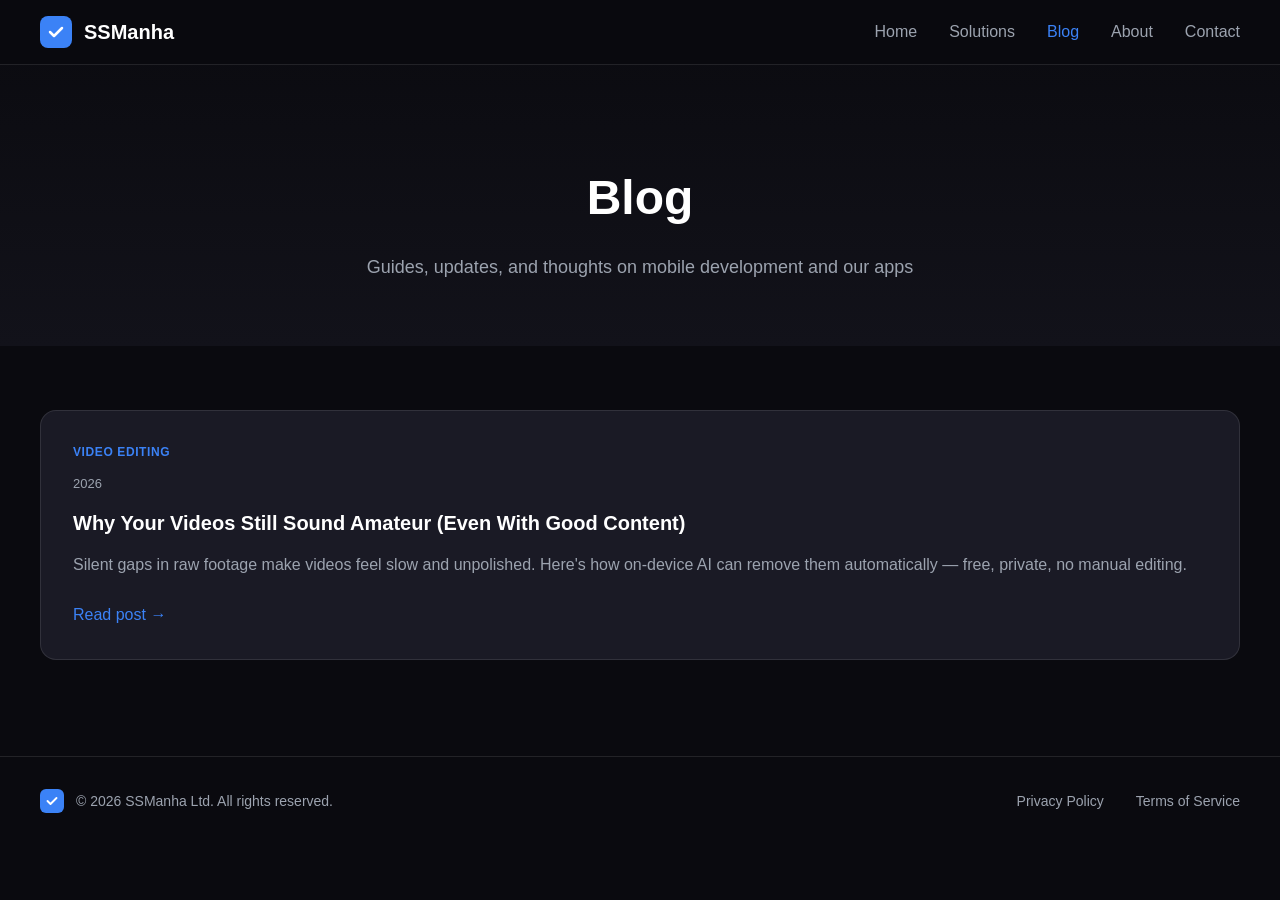
<file: blog.html>
<!DOCTYPE html>
<html lang="en">
<head>
    <meta charset="UTF-8">
    <meta name="viewport" content="width=device-width, initial-scale=1.0">
    <title>Blog - SSManha Ltd</title>
    <meta name="description" content="Guides, updates, and thoughts on mobile development and our apps, from the SSManha team.">
    <link rel="icon" href="/favicon.ico" type="image/x-icon">
    <style>
        /* CSS Reset & Base Styles */
        *, *::before, *::after {
            margin: 0;
            padding: 0;
            box-sizing: border-box;
        }

        :root {
            --bg-primary: #0a0a0f;
            --bg-secondary: #12121a;
            --bg-card: #1a1a25;
            --accent: #3b82f6;
            --accent-hover: #2563eb;
            --text-primary: #ffffff;
            --text-secondary: #9ca3af;
            --border: rgba(255, 255, 255, 0.1);
        }

        html {
            scroll-behavior: smooth;
        }

        body {
            font-family: 'Inter', -apple-system, BlinkMacSystemFont, 'Segoe UI', Roboto, Oxygen, Ubuntu, sans-serif;
            background-color: var(--bg-primary);
            color: var(--text-primary);
            line-height: 1.6;
            min-height: 100vh;
        }

        a {
            text-decoration: none;
            color: inherit;
            transition: color 0.2s ease;
        }

        /* Navigation */
        .navbar {
            position: fixed;
            top: 0;
            left: 0;
            right: 0;
            z-index: 1000;
            background: rgba(10, 10, 15, 0.95);
            backdrop-filter: blur(10px);
            border-bottom: 1px solid var(--border);
            padding: 1rem 2rem;
        }

        .nav-container {
            max-width: 1200px;
            margin: 0 auto;
            display: flex;
            justify-content: space-between;
            align-items: center;
        }

        .logo {
            display: flex;
            align-items: center;
            gap: 0.75rem;
            font-size: 1.25rem;
            font-weight: 700;
        }

        .logo svg {
            width: 32px;
            height: 32px;
        }

        .nav-links {
            display: flex;
            gap: 2rem;
            list-style: none;
        }

        .nav-links a {
            color: var(--text-secondary);
            font-weight: 500;
        }

        .nav-links a:hover {
            color: var(--text-primary);
        }

        .nav-links a.active {
            color: var(--accent);
        }

        .mobile-menu-btn {
            display: none;
            background: none;
            border: none;
            color: var(--text-primary);
            cursor: pointer;
            padding: 0.5rem;
        }

        /* Container */
        .container {
            max-width: 1200px;
            margin: 0 auto;
        }

        /* Page Header */
        .page-header {
            padding: 10rem 2rem 4rem;
            text-align: center;
            background: linear-gradient(180deg, var(--bg-primary) 0%, var(--bg-secondary) 100%);
        }

        .page-header h1 {
            font-size: clamp(2rem, 5vw, 3rem);
            font-weight: 700;
            margin-bottom: 1rem;
        }

        .page-header p {
            color: var(--text-secondary);
            font-size: 1.125rem;
            max-width: 600px;
            margin: 0 auto;
        }

        /* Blog List */
        .blog-list-section {
            padding: 4rem 2rem 6rem;
        }

        /*
          NEW POSTS: add another <a class="blog-card"> block inside
          .blog-grid below, following the same structure. Newest posts
          should go first (top-left).
        */
        .blog-grid {
            display: grid;
            grid-template-columns: repeat(auto-fit, minmax(320px, 1fr));
            gap: 2rem;
        }

        .blog-card {
            display: flex;
            flex-direction: column;
            background: var(--bg-card);
            border: 1px solid var(--border);
            border-radius: 16px;
            padding: 2rem;
            transition: all 0.3s ease;
        }

        .blog-card:hover {
            border-color: var(--accent);
            transform: translateY(-4px);
        }

        .blog-card-tag {
            display: inline-block;
            color: var(--accent);
            font-weight: 600;
            font-size: 0.75rem;
            text-transform: uppercase;
            letter-spacing: 0.05em;
            margin-bottom: 0.75rem;
        }

        .blog-card-date {
            color: var(--text-secondary);
            font-size: 0.8125rem;
            margin-bottom: 0.75rem;
        }

        .blog-card h2 {
            font-size: 1.25rem;
            font-weight: 600;
            margin-bottom: 0.75rem;
        }

        .blog-card p {
            color: var(--text-secondary);
            margin-bottom: 1.5rem;
            line-height: 1.7;
            flex-grow: 1;
        }

        .blog-card-link {
            color: var(--accent);
            font-weight: 500;
            display: inline-flex;
            align-items: center;
            gap: 0.25rem;
        }

        .blog-card:hover .blog-card-link {
            text-decoration: underline;
        }

        /* Footer */
        .footer {
            padding: 2rem;
            border-top: 1px solid var(--border);
        }

        .footer-content {
            max-width: 1200px;
            margin: 0 auto;
            display: flex;
            justify-content: space-between;
            align-items: center;
            flex-wrap: wrap;
            gap: 1rem;
        }

        .footer-left {
            display: flex;
            align-items: center;
            gap: 0.75rem;
        }

        .footer-left span {
            color: var(--text-secondary);
            font-size: 0.875rem;
        }

        .footer-right {
            display: flex;
            gap: 2rem;
        }

        .footer-right a {
            color: var(--text-secondary);
            font-size: 0.875rem;
        }

        .footer-right a:hover {
            color: var(--text-primary);
        }

        /* Responsive */
        @media (max-width: 768px) {
            .nav-links {
                display: none;
            }

            .mobile-menu-btn {
                display: block;
            }

            .page-header {
                padding: 8rem 1.5rem 3rem;
            }

            .blog-list-section {
                padding: 3rem 1.5rem 4rem;
            }

            .footer-content {
                flex-direction: column;
                text-align: center;
            }
        }
    </style>
</head>
<body>
    <!-- Navigation -->
    <nav class="navbar">
        <div class="nav-container">
            <a href="index.html" class="logo">
                <svg viewBox="0 0 32 32" fill="none" xmlns="http://www.w3.org/2000/svg">
                    <rect width="32" height="32" rx="8" fill="#3B82F6"/>
                    <path d="M10 16L14 20L22 12" stroke="white" stroke-width="2.5" stroke-linecap="round" stroke-linejoin="round"/>
                </svg>
                SSManha
            </a>
            <ul class="nav-links">
                <li><a href="index.html">Home</a></li>
                <li><a href="solutions.html">Solutions</a></li>
                <li><a href="blog.html" class="active">Blog</a></li>
                <li><a href="about.html">About</a></li>
                <li><a href="contact.html">Contact</a></li>
            </ul>
            <button class="mobile-menu-btn" aria-label="Menu">
                <svg width="24" height="24" fill="none" stroke="currentColor" viewBox="0 0 24 24">
                    <path stroke-linecap="round" stroke-linejoin="round" stroke-width="2" d="M4 6h16M4 12h16M4 18h16"/>
                </svg>
            </button>
        </div>
    </nav>

    <!-- Page Header -->
    <section class="page-header">
        <div class="container">
            <h1>Blog</h1>
            <p>Guides, updates, and thoughts on mobile development and our apps</p>
        </div>
    </section>

    <!-- Blog List -->
    <section class="blog-list-section">
        <div class="container">
            <div class="blog-grid">

                <!-- Post: Video Silence Remover -->
                <a href="blog-video-silence-remover.html" class="blog-card">
                    <span class="blog-card-tag">Video Editing</span>
                    <span class="blog-card-date">2026</span>
                    <h2>Why Your Videos Still Sound Amateur (Even With Good Content)</h2>
                    <p>Silent gaps in raw footage make videos feel slow and unpolished. Here's how on-device AI can remove them automatically — free, private, no manual editing.</p>
                    <span class="blog-card-link">Read post →</span>
                </a>

                <!--
                  TO ADD A NEW POST:
                  1. Copy the <a class="blog-card"> block above.
                  2. Update the href, tag, date, title, and summary.
                  3. Paste it here, above older posts, so newest is first.
                -->

            </div>
        </div>
    </section>

    <!-- Footer -->
    <footer class="footer">
        <div class="footer-content">
            <div class="footer-left">
                <svg width="24" height="24" viewBox="0 0 32 32" fill="none" xmlns="http://www.w3.org/2000/svg">
                    <rect width="32" height="32" rx="8" fill="#3B82F6"/>
                    <path d="M10 16L14 20L22 12" stroke="white" stroke-width="2.5" stroke-linecap="round" stroke-linejoin="round"/>
                </svg>
                <span>© 2026 SSManha Ltd. All rights reserved.</span>
            </div>
            <div class="footer-right">
                <a href="privacy.html">Privacy Policy</a>
                <a href="terms.html">Terms of Service</a>
            </div>
        </div>
    </footer>
</body>
</html>
</file>
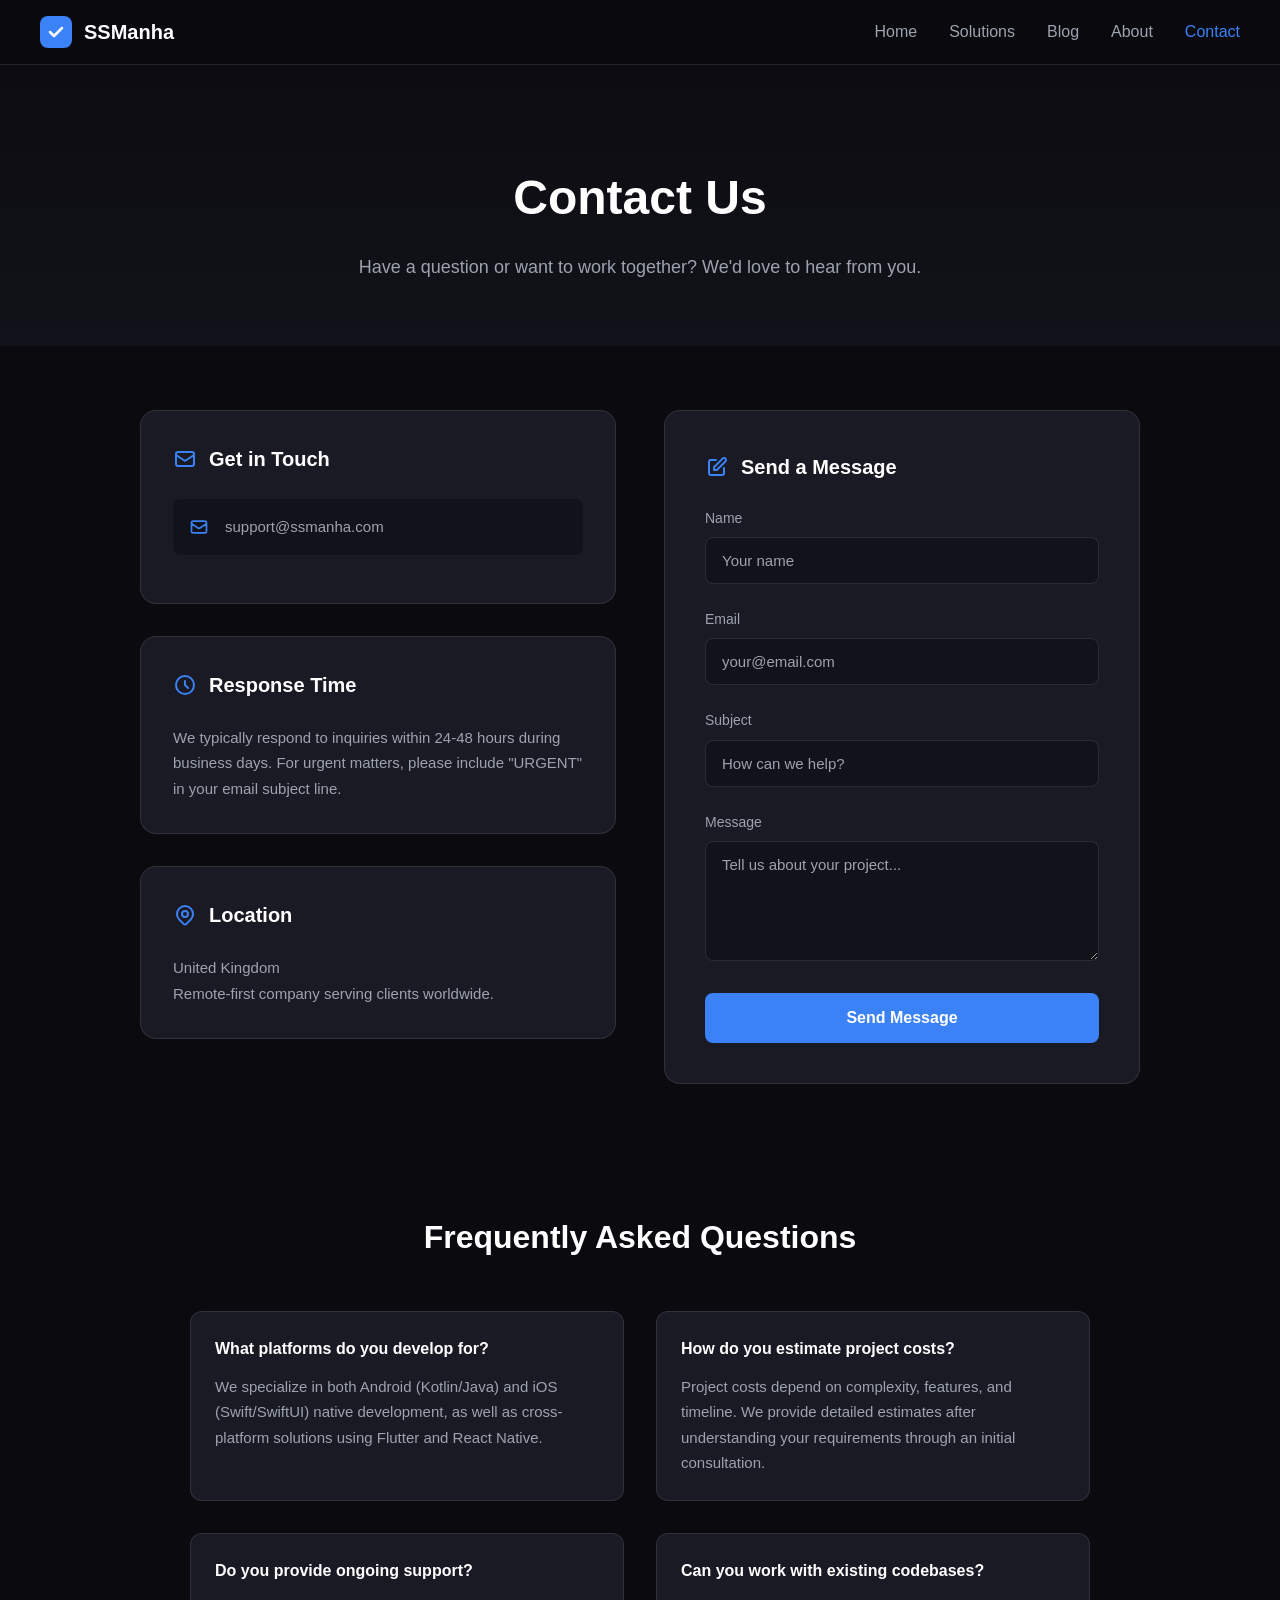
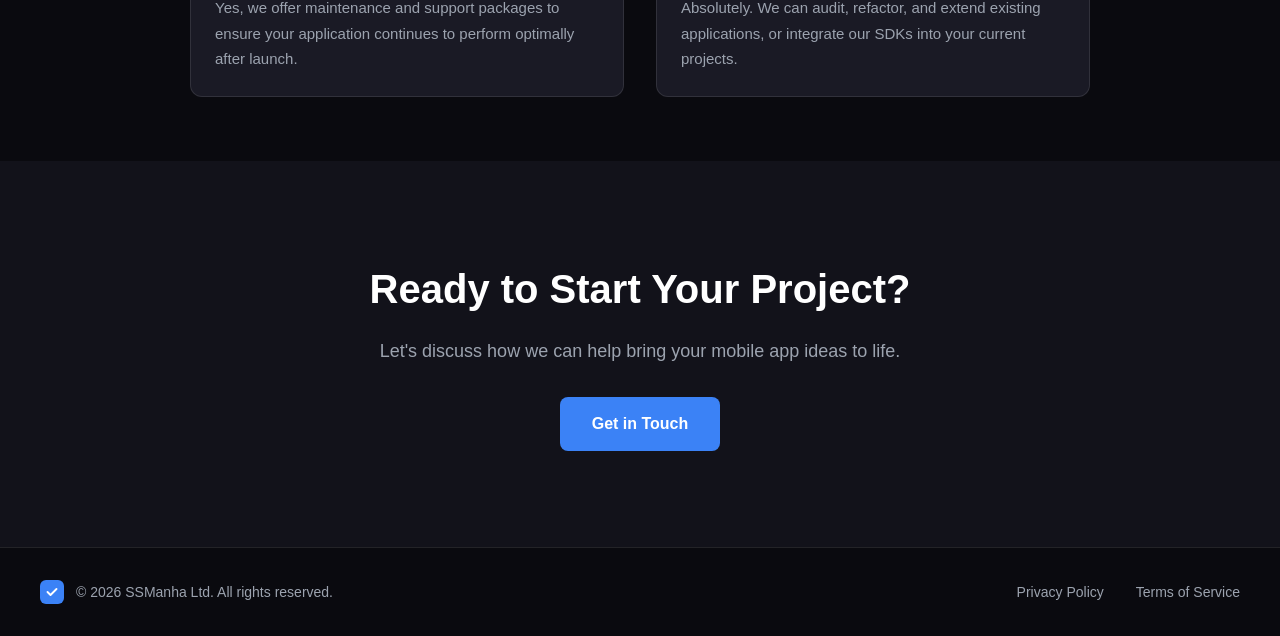
<file: contact.html>
<!DOCTYPE html>
<html lang="en">
<head>
    <meta charset="UTF-8">
    <meta name="viewport" content="width=device-width, initial-scale=1.0">
    <title>Contact Us - SSManha Ltd</title>
    <meta name="description" content="Get in touch with SSManha Ltd. We'd love to hear about your project and discuss how we can help.">
    <link rel="icon" href="/favicon.ico" type="image/x-icon">
    <style>
        /* CSS Reset & Base Styles */
        *, *::before, *::after {
            margin: 0;
            padding: 0;
            box-sizing: border-box;
        }

        :root {
            --bg-primary: #0a0a0f;
            --bg-secondary: #12121a;
            --bg-card: #1a1a25;
            --accent: #3b82f6;
            --accent-hover: #2563eb;
            --text-primary: #ffffff;
            --text-secondary: #9ca3af;
            --border: rgba(255, 255, 255, 0.1);
        }

        html {
            scroll-behavior: smooth;
        }

        body {
            font-family: 'Inter', -apple-system, BlinkMacSystemFont, 'Segoe UI', Roboto, Oxygen, Ubuntu, sans-serif;
            background-color: var(--bg-primary);
            color: var(--text-primary);
            line-height: 1.6;
            min-height: 100vh;
        }

        a {
            text-decoration: none;
            color: inherit;
            transition: color 0.2s ease;
        }

        /* Navigation */
        .navbar {
            position: fixed;
            top: 0;
            left: 0;
            right: 0;
            z-index: 1000;
            background: rgba(10, 10, 15, 0.95);
            backdrop-filter: blur(10px);
            border-bottom: 1px solid var(--border);
            padding: 1rem 2rem;
        }

        .nav-container {
            max-width: 1200px;
            margin: 0 auto;
            display: flex;
            justify-content: space-between;
            align-items: center;
        }

        .logo {
            display: flex;
            align-items: center;
            gap: 0.75rem;
            font-size: 1.25rem;
            font-weight: 700;
        }

        .logo svg {
            width: 32px;
            height: 32px;
        }

        .nav-links {
            display: flex;
            gap: 2rem;
            list-style: none;
        }

        .nav-links a {
            color: var(--text-secondary);
            font-weight: 500;
            transition: color 0.2s ease;
        }

        .nav-links a:hover {
            color: var(--text-primary);
        }

        .nav-links a.active {
            color: var(--accent);
        }

        /* Buttons */
        .btn {
            display: inline-block;
            padding: 0.875rem 2rem;
            border-radius: 8px;
            font-weight: 600;
            font-size: 1rem;
            transition: all 0.2s ease;
            cursor: pointer;
            border: none;
        }

        .btn-primary {
            background: var(--accent);
            color: white;
        }

        .btn-primary:hover {
            background: var(--accent-hover);
            transform: translateY(-2px);
        }

        .btn-secondary {
            background: transparent;
            color: var(--text-primary);
            border: 1px solid var(--border);
        }

        .btn-secondary:hover {
            background: var(--bg-card);
            border-color: var(--accent);
        }

        /* Container */
        .container {
            max-width: 1200px;
            margin: 0 auto;
        }

        /* Page Header */
        .page-header {
            padding: 10rem 2rem 4rem;
            text-align: center;
            background: linear-gradient(180deg, var(--bg-primary) 0%, var(--bg-secondary) 100%);
        }

        .page-header h1 {
            font-size: clamp(2rem, 5vw, 3rem);
            font-weight: 700;
            margin-bottom: 1rem;
        }

        .page-header p {
            color: var(--text-secondary);
            font-size: 1.125rem;
            max-width: 600px;
            margin: 0 auto;
        }

        /* Contact Section */
        .contact-section {
            padding: 4rem 2rem;
        }

        .contact-grid {
            display: grid;
            grid-template-columns: 1fr 1fr;
            gap: 3rem;
            max-width: 1000px;
            margin: 0 auto;
        }

        /* Contact Info Cards */
        .contact-info {
            display: flex;
            flex-direction: column;
            gap: 2rem;
        }

        .info-card {
            background: var(--bg-card);
            border: 1px solid var(--border);
            border-radius: 16px;
            padding: 2rem;
            transition: all 0.3s ease;
        }

        .info-card:hover {
            border-color: var(--accent);
        }

        .info-card h2 {
            font-size: 1.25rem;
            font-weight: 600;
            margin-bottom: 1.5rem;
            display: flex;
            align-items: center;
            gap: 0.75rem;
        }

        .info-card h2 svg {
            width: 24px;
            height: 24px;
            color: var(--accent);
        }

        .contact-link {
            display: flex;
            align-items: center;
            gap: 1rem;
            color: var(--text-secondary);
            padding: 1rem;
            background: var(--bg-secondary);
            border-radius: 8px;
            transition: all 0.2s ease;
            margin-bottom: 1rem;
        }

        .contact-link:hover {
            background: var(--bg-primary);
            color: var(--text-primary);
        }

        .contact-link svg {
            width: 20px;
            height: 20px;
            color: var(--accent);
            flex-shrink: 0;
        }

        .contact-link a {
            color: inherit;
            font-size: 0.9375rem;
        }

        .response-time {
            color: var(--text-secondary);
            font-size: 0.9375rem;
            line-height: 1.7;
        }

        /* Contact Form */
        .contact-form-card {
            background: var(--bg-card);
            border: 1px solid var(--border);
            border-radius: 16px;
            padding: 2.5rem;
        }

        .contact-form-card h2 {
            font-size: 1.25rem;
            font-weight: 600;
            margin-bottom: 1.5rem;
            display: flex;
            align-items: center;
            gap: 0.75rem;
        }

        .contact-form-card h2 svg {
            width: 24px;
            height: 24px;
            color: var(--accent);
        }

        .form-group {
            margin-bottom: 1.5rem;
        }

        .form-group label {
            display: block;
            font-size: 0.875rem;
            font-weight: 500;
            margin-bottom: 0.5rem;
            color: var(--text-secondary);
        }

        .form-group input,
        .form-group textarea {
            width: 100%;
            padding: 0.875rem 1rem;
            background: var(--bg-secondary);
            border: 1px solid var(--border);
            border-radius: 8px;
            color: var(--text-primary);
            font-size: 0.9375rem;
            font-family: inherit;
            transition: border-color 0.2s ease;
        }

        .form-group input:focus,
        .form-group textarea:focus {
            outline: none;
            border-color: var(--accent);
        }

        .form-group input::placeholder,
        .form-group textarea::placeholder {
            color: var(--text-secondary);
        }

        .form-group textarea {
            resize: vertical;
            min-height: 120px;
        }

        .submit-btn {
            width: 100%;
            padding: 1rem;
            background: var(--accent);
            color: white;
            border: none;
            border-radius: 8px;
            font-weight: 600;
            font-size: 1rem;
            cursor: pointer;
            transition: all 0.2s ease;
        }

        .submit-btn:hover {
            background: var(--accent-hover);
            transform: translateY(-2px);
        }

        /* Map Section (placeholder) */
        .map-section {
            padding: 4rem 2rem;
            background: var(--bg-secondary);
        }

        .map-placeholder {
            max-width: 1000px;
            margin: 0 auto;
            background: var(--bg-card);
            border: 1px solid var(--border);
            border-radius: 16px;
            padding: 4rem 2rem;
            text-align: center;
        }

        .map-placeholder svg {
            width: 64px;
            height: 64px;
            color: var(--accent);
            margin-bottom: 1.5rem;
        }

        .map-placeholder h3 {
            font-size: 1.25rem;
            font-weight: 600;
            margin-bottom: 0.5rem;
        }

        .map-placeholder p {
            color: var(--text-secondary);
            font-size: 0.9375rem;
        }

        /* FAQ Section */
        .faq-section {
            padding: 4rem 2rem;
        }

        .faq-section h2 {
            text-align: center;
            font-size: 2rem;
            font-weight: 700;
            margin-bottom: 3rem;
        }

        .faq-grid {
            display: grid;
            grid-template-columns: repeat(auto-fit, minmax(300px, 1fr));
            gap: 2rem;
            max-width: 900px;
            margin: 0 auto;
        }

        .faq-item {
            background: var(--bg-card);
            border: 1px solid var(--border);
            border-radius: 12px;
            padding: 1.5rem;
            transition: all 0.3s ease;
        }

        .faq-item:hover {
            border-color: var(--accent);
        }

        .faq-item h3 {
            font-size: 1rem;
            font-weight: 600;
            margin-bottom: 0.75rem;
            color: var(--text-primary);
        }

        .faq-item p {
            color: var(--text-secondary);
            font-size: 0.9375rem;
            line-height: 1.7;
        }

        /* CTA Section */
        .cta {
            padding: 6rem 2rem;
            background: var(--bg-secondary);
            text-align: center;
        }

        .cta h2 {
            font-size: 2.5rem;
            font-weight: 700;
            margin-bottom: 1rem;
        }

        .cta p {
            color: var(--text-secondary);
            font-size: 1.125rem;
            margin-bottom: 2rem;
            max-width: 600px;
            margin-left: auto;
            margin-right: auto;
        }

        /* Footer */
        .footer {
            padding: 2rem;
            border-top: 1px solid var(--border);
        }

        .footer-content {
            max-width: 1200px;
            margin: 0 auto;
            display: flex;
            justify-content: space-between;
            align-items: center;
            flex-wrap: wrap;
            gap: 1rem;
        }

        .footer-left {
            display: flex;
            align-items: center;
            gap: 0.75rem;
        }

        .footer-left span {
            color: var(--text-secondary);
            font-size: 0.875rem;
        }

        .footer-right {
            display: flex;
            gap: 2rem;
        }

        .footer-right a {
            color: var(--text-secondary);
            font-size: 0.875rem;
        }

        .footer-right a:hover {
            color: var(--text-primary);
        }

        /* Mobile Menu */
        .mobile-menu-btn {
            display: none;
            background: none;
            border: none;
            color: var(--text-primary);
            cursor: pointer;
            padding: 0.5rem;
        }

        /* Responsive */
        @media (max-width: 900px) {
            .contact-grid {
                grid-template-columns: 1fr;
            }
        }

        @media (max-width: 768px) {
            .nav-links {
                display: none;
            }

            .mobile-menu-btn {
                display: block;
            }

            .page-header {
                padding: 8rem 1.5rem 3rem;
            }

            .contact-section,
            .map-section,
            .faq-section {
                padding: 3rem 1.5rem;
            }

            .contact-form-card {
                padding: 1.5rem;
            }

            .footer-content {
                flex-direction: column;
                text-align: center;
            }
        }
    </style>
</head>
<body>
    <!-- Navigation -->
    <nav class="navbar">
        <div class="nav-container">
            <a href="index.html" class="logo">
                <svg viewBox="0 0 32 32" fill="none" xmlns="http://www.w3.org/2000/svg">
                    <rect width="32" height="32" rx="8" fill="#3B82F6"/>
                    <path d="M10 16L14 20L22 12" stroke="white" stroke-width="2.5" stroke-linecap="round" stroke-linejoin="round"/>
                </svg>
                SSManha
            </a>
            <ul class="nav-links">
                <li><a href="index.html">Home</a></li>
                <li><a href="solutions.html">Solutions</a></li>
                <li><a href="blog.html">Blog</a></li>
                <li><a href="about.html">About</a></li>
                <li><a href="contact.html" class="active">Contact</a></li>
            </ul>
            <button class="mobile-menu-btn" aria-label="Menu">
                <svg width="24" height="24" fill="none" stroke="currentColor" viewBox="0 0 24 24">
                    <path stroke-linecap="round" stroke-linejoin="round" stroke-width="2" d="M4 6h16M4 12h16M4 18h16"/>
                </svg>
            </button>
        </div>
    </nav>

    <!-- Page Header -->
    <section class="page-header">
        <div class="container">
            <h1>Contact Us</h1>
            <p>Have a question or want to work together? We'd love to hear from you.</p>
        </div>
    </section>

    <!-- Contact Section -->
    <section class="contact-section">
        <div class="container">
            <div class="contact-grid">
                <!-- Contact Info -->
                <div class="contact-info">
                    <div class="info-card">
                        <h2>
                            <svg fill="none" stroke="currentColor" viewBox="0 0 24 24">
                                <path stroke-linecap="round" stroke-linejoin="round" stroke-width="2" d="M3 8l7.89 5.26a2 2 0 002.22 0L21 8M5 19h14a2 2 0 002-2V7a2 2 0 00-2-2H5a2 2 0 00-2 2v10a2 2 0 002 2z"/>
                            </svg>
                            Get in Touch
                        </h2>
                        <div class="contact-link">
                            <svg fill="none" stroke="currentColor" viewBox="0 0 24 24">
                                <path stroke-linecap="round" stroke-linejoin="round" stroke-width="2" d="M3 8l7.89 5.26a2 2 0 002.22 0L21 8M5 19h14a2 2 0 002-2V7a2 2 0 00-2-2H5a2 2 0 00-2 2v10a2 2 0 002 2z"/>
                            </svg>
                            <a href="mailto:support@ssmanha.com">support@ssmanha.com</a>
                        </div>
                    </div>

                    <div class="info-card">
                        <h2>
                            <svg fill="none" stroke="currentColor" viewBox="0 0 24 24">
                                <path stroke-linecap="round" stroke-linejoin="round" stroke-width="2" d="M12 8v4l3 3m6-3a9 9 0 11-18 0 9 9 0 0118 0z"/>
                            </svg>
                            Response Time
                        </h2>
                        <p class="response-time">We typically respond to inquiries within 24-48 hours during business days. For urgent matters, please include "URGENT" in your email subject line.</p>
                    </div>

                    <div class="info-card">
                        <h2>
                            <svg fill="none" stroke="currentColor" viewBox="0 0 24 24">
                                <path stroke-linecap="round" stroke-linejoin="round" stroke-width="2" d="M17.657 16.657L13.414 20.9a1.998 1.998 0 01-2.827 0l-4.244-4.243a8 8 0 1111.314 0z"/>
                                <path stroke-linecap="round" stroke-linejoin="round" stroke-width="2" d="M15 11a3 3 0 11-6 0 3 3 0 016 0z"/>
                            </svg>
                            Location
                        </h2>
                        <p class="response-time">United Kingdom<br>Remote-first company serving clients worldwide.</p>
                    </div>
                </div>

                <!-- Contact Form -->
                <div class="contact-form-card">
                    <h2>
                        <svg fill="none" stroke="currentColor" viewBox="0 0 24 24">
                            <path stroke-linecap="round" stroke-linejoin="round" stroke-width="2" d="M11 5H6a2 2 0 00-2 2v11a2 2 0 002 2h11a2 2 0 002-2v-5m-1.414-9.414a2 2 0 112.828 2.828L11.828 15H9v-2.828l8.586-8.586z"/>
                        </svg>
                        Send a Message
                    </h2>
                    <form action="mailto:support@ssmanha.com" method="post" enctype="text/plain">
                        <div class="form-group">
                            <label for="name">Name</label>
                            <input type="text" id="name" name="name" placeholder="Your name" required>
                        </div>
                        <div class="form-group">
                            <label for="email">Email</label>
                            <input type="email" id="email" name="email" placeholder="your@email.com" required>
                        </div>
                        <div class="form-group">
                            <label for="subject">Subject</label>
                            <input type="text" id="subject" name="subject" placeholder="How can we help?" required>
                        </div>
                        <div class="form-group">
                            <label for="message">Message</label>
                            <textarea id="message" name="message" rows="5" placeholder="Tell us about your project..." required></textarea>
                        </div>
                        <button type="submit" class="submit-btn">Send Message</button>
                    </form>
                </div>
            </div>
        </div>
    </section>

    <!-- FAQ Section -->
    <section class="faq-section">
        <div class="container">
            <h2>Frequently Asked Questions</h2>
            <div class="faq-grid">
                <div class="faq-item">
                    <h3>What platforms do you develop for?</h3>
                    <p>We specialize in both Android (Kotlin/Java) and iOS (Swift/SwiftUI) native development, as well as cross-platform solutions using Flutter and React Native.</p>
                </div>
                <div class="faq-item">
                    <h3>How do you estimate project costs?</h3>
                    <p>Project costs depend on complexity, features, and timeline. We provide detailed estimates after understanding your requirements through an initial consultation.</p>
                </div>
                <div class="faq-item">
                    <h3>Do you provide ongoing support?</h3>
                    <p>Yes, we offer maintenance and support packages to ensure your application continues to perform optimally after launch.</p>
                </div>
                <div class="faq-item">
                    <h3>Can you work with existing codebases?</h3>
                    <p>Absolutely. We can audit, refactor, and extend existing applications, or integrate our SDKs into your current projects.</p>
                </div>
            </div>
        </div>
    </section>

    <!-- CTA Section -->
    <section class="cta">
        <div class="container">
            <h2>Ready to Start Your Project?</h2>
            <p>Let's discuss how we can help bring your mobile app ideas to life.</p>
            <a href="mailto:support@ssmanha.com" class="btn btn-primary">Get in Touch</a>
        </div>
    </section>

    <!-- Footer -->
    <footer class="footer">
        <div class="footer-content">
            <div class="footer-left">
                <svg width="24" height="24" viewBox="0 0 32 32" fill="none" xmlns="http://www.w3.org/2000/svg">
                    <rect width="32" height="32" rx="8" fill="#3B82F6"/>
                    <path d="M10 16L14 20L22 12" stroke="white" stroke-width="2.5" stroke-linecap="round" stroke-linejoin="round"/>
                </svg>
                <span>© 2026 SSManha Ltd. All rights reserved.</span>
            </div>
            <div class="footer-right">
                <a href="privacy.html">Privacy Policy</a>
                <a href="terms.html">Terms of Service</a>
            </div>
        </div>
    </footer>
</body>
</html>
</file>
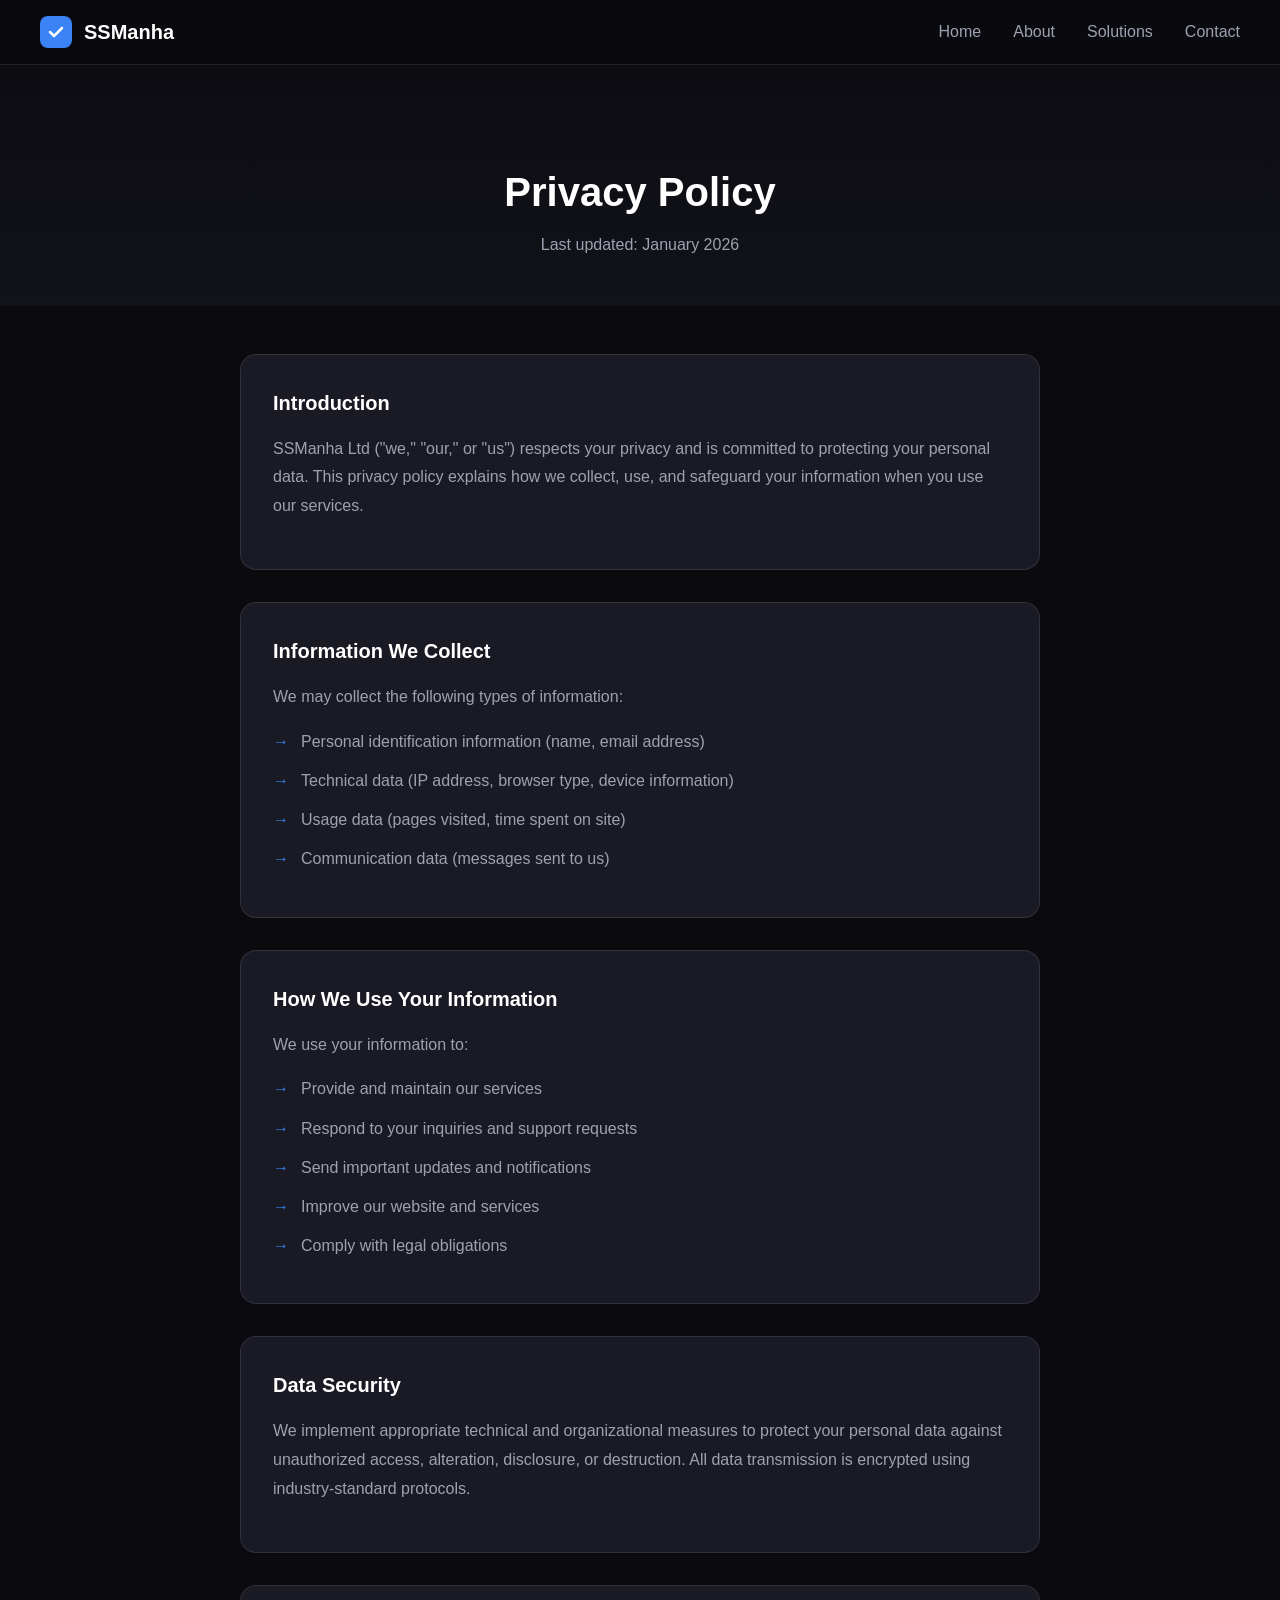
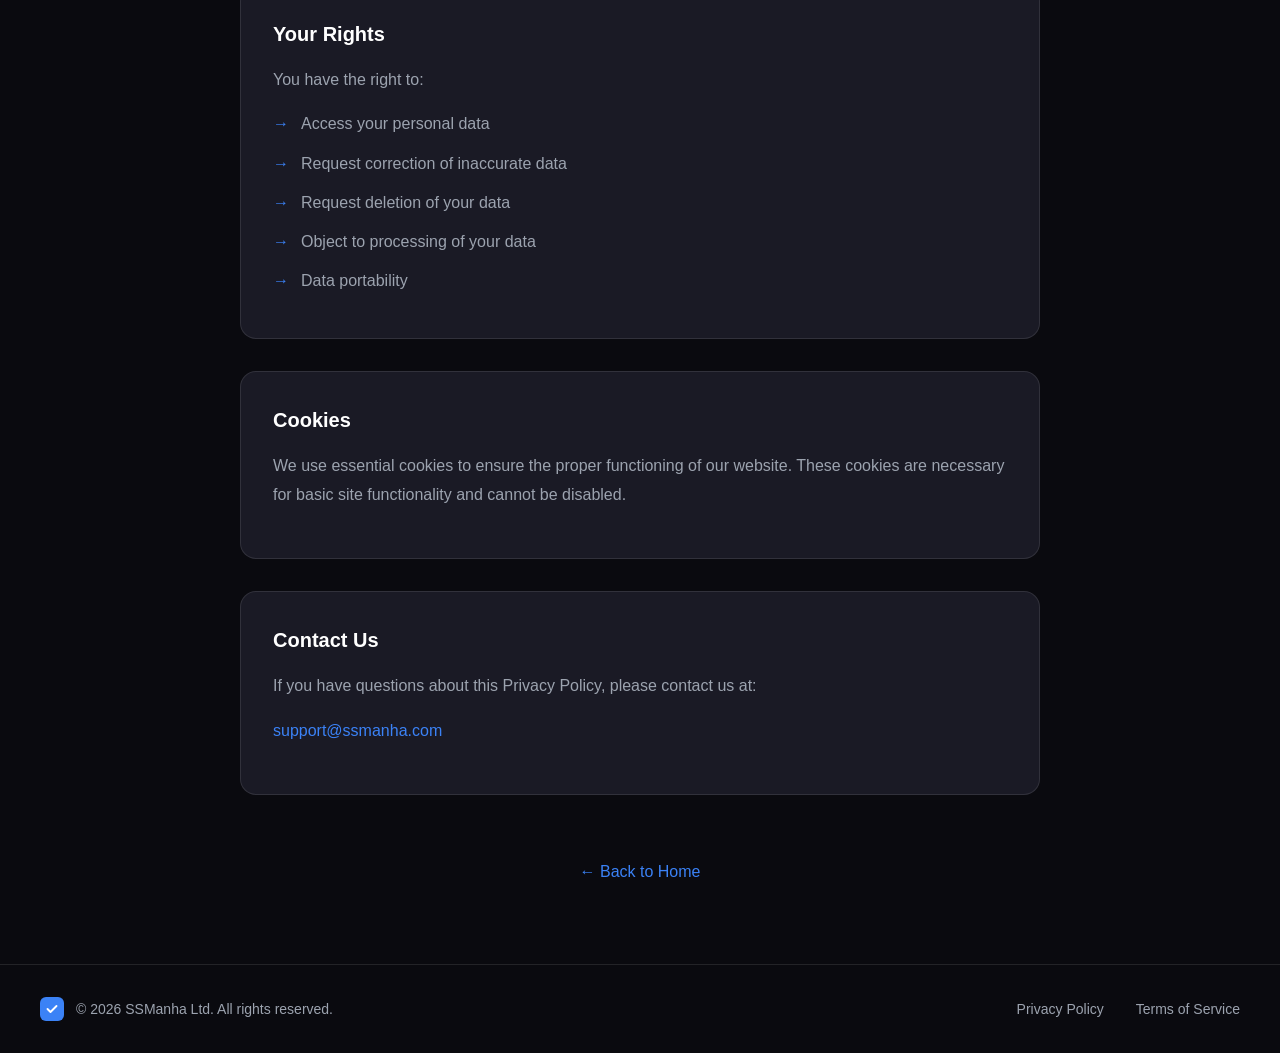
<file: privacy.html>
<!DOCTYPE html>
<html lang="en">
<head>
    <meta charset="UTF-8">
    <meta name="viewport" content="width=device-width, initial-scale=1.0">
    <title>Privacy Policy - SSManha Ltd</title>
    <meta name="description" content="Privacy Policy for SSManha Ltd. Learn how we collect, use, and protect your personal data.">
    <link rel="icon" href="/favicon.ico" type="image/x-icon">
    <style>
        /* CSS Reset & Base Styles */
        *, *::before, *::after {
            margin: 0;
            padding: 0;
            box-sizing: border-box;
        }

        :root {
            --bg-primary: #0a0a0f;
            --bg-secondary: #12121a;
            --bg-card: #1a1a25;
            --accent: #3b82f6;
            --accent-hover: #2563eb;
            --text-primary: #ffffff;
            --text-secondary: #9ca3af;
            --border: rgba(255, 255, 255, 0.1);
        }

        html {
            scroll-behavior: smooth;
        }

        body {
            font-family: 'Inter', -apple-system, BlinkMacSystemFont, 'Segoe UI', Roboto, Oxygen, Ubuntu, sans-serif;
            background-color: var(--bg-primary);
            color: var(--text-primary);
            line-height: 1.6;
            min-height: 100vh;
        }

        a {
            text-decoration: none;
            color: inherit;
            transition: color 0.2s ease;
        }

        a:hover {
            color: var(--accent);
        }

        /* Navigation */
        .navbar {
            position: fixed;
            top: 0;
            left: 0;
            right: 0;
            z-index: 1000;
            background: rgba(10, 10, 15, 0.95);
            backdrop-filter: blur(10px);
            border-bottom: 1px solid var(--border);
            padding: 1rem 2rem;
        }

        .nav-container {
            max-width: 1200px;
            margin: 0 auto;
            display: flex;
            justify-content: space-between;
            align-items: center;
        }

        .logo {
            display: flex;
            align-items: center;
            gap: 0.75rem;
            font-size: 1.25rem;
            font-weight: 700;
        }

        .logo svg {
            width: 32px;
            height: 32px;
        }

        .nav-links {
            display: flex;
            gap: 2rem;
            list-style: none;
        }

        .nav-links a {
            color: var(--text-secondary);
            font-weight: 500;
            transition: color 0.2s ease;
        }

        .nav-links a:hover {
            color: var(--text-primary);
        }

        /* Buttons */
        .btn {
            display: inline-block;
            padding: 0.875rem 2rem;
            border-radius: 8px;
            font-weight: 600;
            font-size: 1rem;
            transition: all 0.2s ease;
            cursor: pointer;
            border: none;
        }

        .btn-primary {
            background: var(--accent);
            color: white;
        }

        .btn-primary:hover {
            background: var(--accent-hover);
            transform: translateY(-2px);
        }

        /* Container */
        .container {
            max-width: 800px;
            margin: 0 auto;
        }

        /* Page Header */
        .page-header {
            padding: 10rem 2rem 3rem;
            text-align: center;
            background: linear-gradient(180deg, var(--bg-primary) 0%, var(--bg-secondary) 100%);
        }

        .page-header h1 {
            font-size: clamp(2rem, 5vw, 2.5rem);
            font-weight: 700;
            margin-bottom: 0.5rem;
        }

        .page-header p {
            color: var(--text-secondary);
            font-size: 1rem;
        }

        /* Content Sections */
        .content-section {
            padding: 3rem 2rem;
        }

        .policy-card {
            background: var(--bg-card);
            border: 1px solid var(--border);
            border-radius: 16px;
            padding: 2rem;
            margin-bottom: 2rem;
            transition: all 0.3s ease;
        }

        .policy-card:hover {
            border-color: var(--accent);
        }

        .policy-card h2 {
            font-size: 1.25rem;
            font-weight: 600;
            margin-bottom: 1rem;
            color: var(--text-primary);
        }

        .policy-card p {
            color: var(--text-secondary);
            line-height: 1.8;
            margin-bottom: 1rem;
        }

        .policy-card ul {
            list-style: none;
            margin-top: 1rem;
        }

        .policy-card ul li {
            display: flex;
            align-items: flex-start;
            gap: 0.75rem;
            color: var(--text-secondary);
            margin-bottom: 0.75rem;
            line-height: 1.7;
        }

        .policy-card ul li::before {
            content: "→";
            color: var(--accent);
            font-weight: bold;
        }

        .policy-card a {
            color: var(--accent);
        }

        .policy-card a:hover {
            text-decoration: underline;
        }

        /* Back Link */
        .back-link {
            text-align: center;
            padding: 2rem;
            margin-top: 2rem;
        }

        .back-link a {
            color: var(--accent);
            font-weight: 500;
        }

        .back-link a:hover {
            text-decoration: underline;
        }

        /* Footer */
        .footer {
            padding: 2rem;
            border-top: 1px solid var(--border);
        }

        .footer-content {
            max-width: 1200px;
            margin: 0 auto;
            display: flex;
            justify-content: space-between;
            align-items: center;
            flex-wrap: wrap;
            gap: 1rem;
        }

        .footer-left {
            display: flex;
            align-items: center;
            gap: 0.75rem;
        }

        .footer-left span {
            color: var(--text-secondary);
            font-size: 0.875rem;
        }

        .footer-right {
            display: flex;
            gap: 2rem;
        }

        .footer-right a {
            color: var(--text-secondary);
            font-size: 0.875rem;
        }

        .footer-right a:hover {
            color: var(--text-primary);
        }

        /* Mobile Menu */
        .mobile-menu-btn {
            display: none;
            background: none;
            border: none;
            color: var(--text-primary);
            cursor: pointer;
            padding: 0.5rem;
        }

        /* Responsive */
        @media (max-width: 768px) {
            .nav-links {
                display: none;
            }

            .mobile-menu-btn {
                display: block;
            }

            .page-header {
                padding: 8rem 1.5rem 2rem;
            }

            .content-section {
                padding: 2rem 1.5rem;
            }

            .policy-card {
                padding: 1.5rem;
            }

            .footer-content {
                flex-direction: column;
                text-align: center;
            }
        }
    </style>
</head>
<body>
    <!-- Navigation -->
    <nav class="navbar">
        <div class="nav-container">
            <a href="index.html" class="logo">
                <svg viewBox="0 0 32 32" fill="none" xmlns="http://www.w3.org/2000/svg">
                    <rect width="32" height="32" rx="8" fill="#3B82F6"/>
                    <path d="M10 16L14 20L22 12" stroke="white" stroke-width="2.5" stroke-linecap="round" stroke-linejoin="round"/>
                </svg>
                SSManha
            </a>
            <ul class="nav-links">
                <li><a href="index.html">Home</a></li>
                <li><a href="about.html">About</a></li>
                <li><a href="solutions.html">Solutions</a></li>
                <li><a href="contact.html">Contact</a></li>
            </ul>
            <button class="mobile-menu-btn" aria-label="Menu">
                <svg width="24" height="24" fill="none" stroke="currentColor" viewBox="0 0 24 24">
                    <path stroke-linecap="round" stroke-linejoin="round" stroke-width="2" d="M4 6h16M4 12h16M4 18h16"/>
                </svg>
            </button>
        </div>
    </nav>

    <!-- Page Header -->
    <section class="page-header">
        <div class="container">
            <h1>Privacy Policy</h1>
            <p>Last updated: January 2026</p>
        </div>
    </section>

    <!-- Content -->
    <section class="content-section">
        <div class="container">
            <div class="policy-card">
                <h2>Introduction</h2>
                <p>SSManha Ltd ("we," "our," or "us") respects your privacy and is committed to protecting your personal data. This privacy policy explains how we collect, use, and safeguard your information when you use our services.</p>
            </div>

            <div class="policy-card">
                <h2>Information We Collect</h2>
                <p>We may collect the following types of information:</p>
                <ul>
                    <li>Personal identification information (name, email address)</li>
                    <li>Technical data (IP address, browser type, device information)</li>
                    <li>Usage data (pages visited, time spent on site)</li>
                    <li>Communication data (messages sent to us)</li>
                </ul>
            </div>

            <div class="policy-card">
                <h2>How We Use Your Information</h2>
                <p>We use your information to:</p>
                <ul>
                    <li>Provide and maintain our services</li>
                    <li>Respond to your inquiries and support requests</li>
                    <li>Send important updates and notifications</li>
                    <li>Improve our website and services</li>
                    <li>Comply with legal obligations</li>
                </ul>
            </div>

            <div class="policy-card">
                <h2>Data Security</h2>
                <p>We implement appropriate technical and organizational measures to protect your personal data against unauthorized access, alteration, disclosure, or destruction. All data transmission is encrypted using industry-standard protocols.</p>
            </div>

            <div class="policy-card">
                <h2>Your Rights</h2>
                <p>You have the right to:</p>
                <ul>
                    <li>Access your personal data</li>
                    <li>Request correction of inaccurate data</li>
                    <li>Request deletion of your data</li>
                    <li>Object to processing of your data</li>
                    <li>Data portability</li>
                </ul>
            </div>

            <div class="policy-card">
                <h2>Cookies</h2>
                <p>We use essential cookies to ensure the proper functioning of our website. These cookies are necessary for basic site functionality and cannot be disabled.</p>
            </div>

            <div class="policy-card">
                <h2>Contact Us</h2>
                <p>If you have questions about this Privacy Policy, please contact us at:</p>
                <p><a href="mailto:support@ssmanha.com">support@ssmanha.com</a></p>
            </div>

            <div class="back-link">
                <a href="index.html">← Back to Home</a>
            </div>
        </div>
    </section>

    <!-- Footer -->
    <footer class="footer">
        <div class="footer-content">
            <div class="footer-left">
                <svg width="24" height="24" viewBox="0 0 32 32" fill="none" xmlns="http://www.w3.org/2000/svg">
                    <rect width="32" height="32" rx="8" fill="#3B82F6"/>
                    <path d="M10 16L14 20L22 12" stroke="white" stroke-width="2.5" stroke-linecap="round" stroke-linejoin="round"/>
                </svg>
                <span>© 2026 SSManha Ltd. All rights reserved.</span>
            </div>
            <div class="footer-right">
                <a href="privacy.html">Privacy Policy</a>
                <a href="terms.html">Terms of Service</a>
            </div>
        </div>
    </footer>
</body>
</html>
</file>
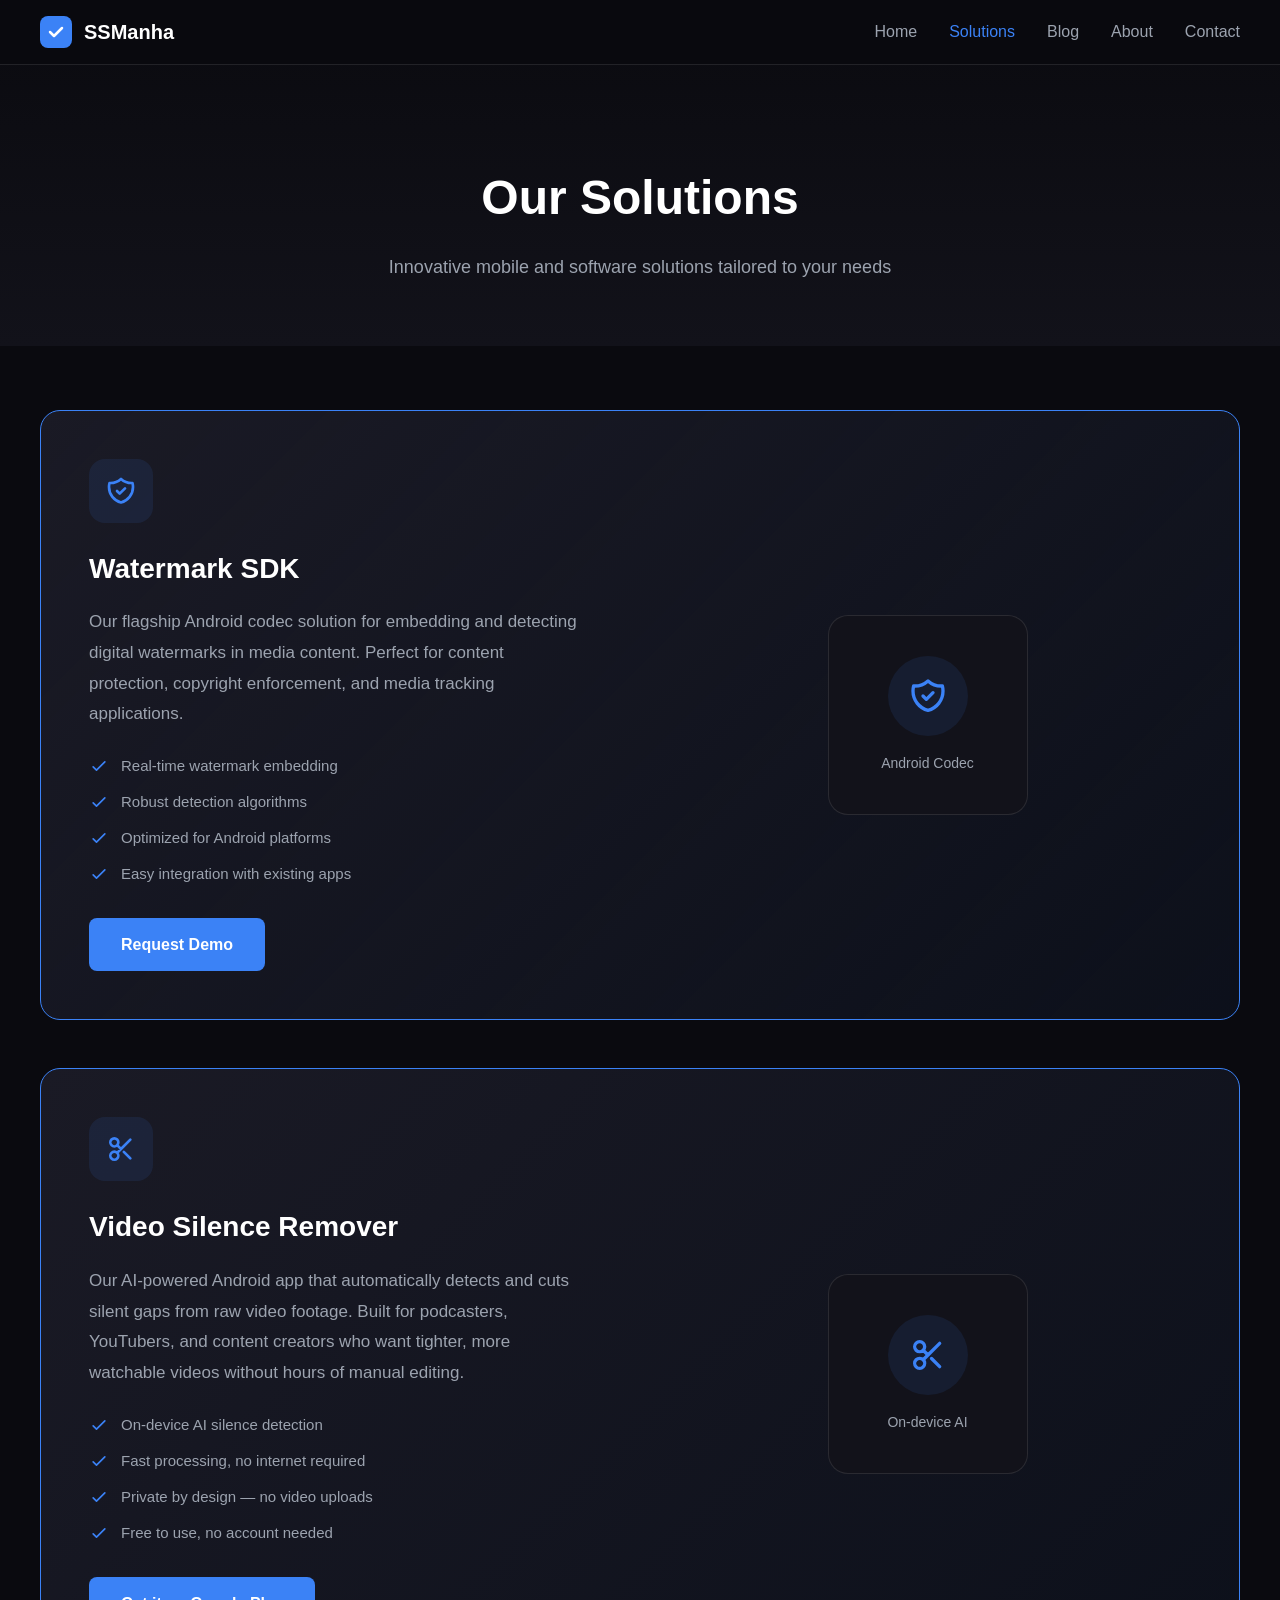
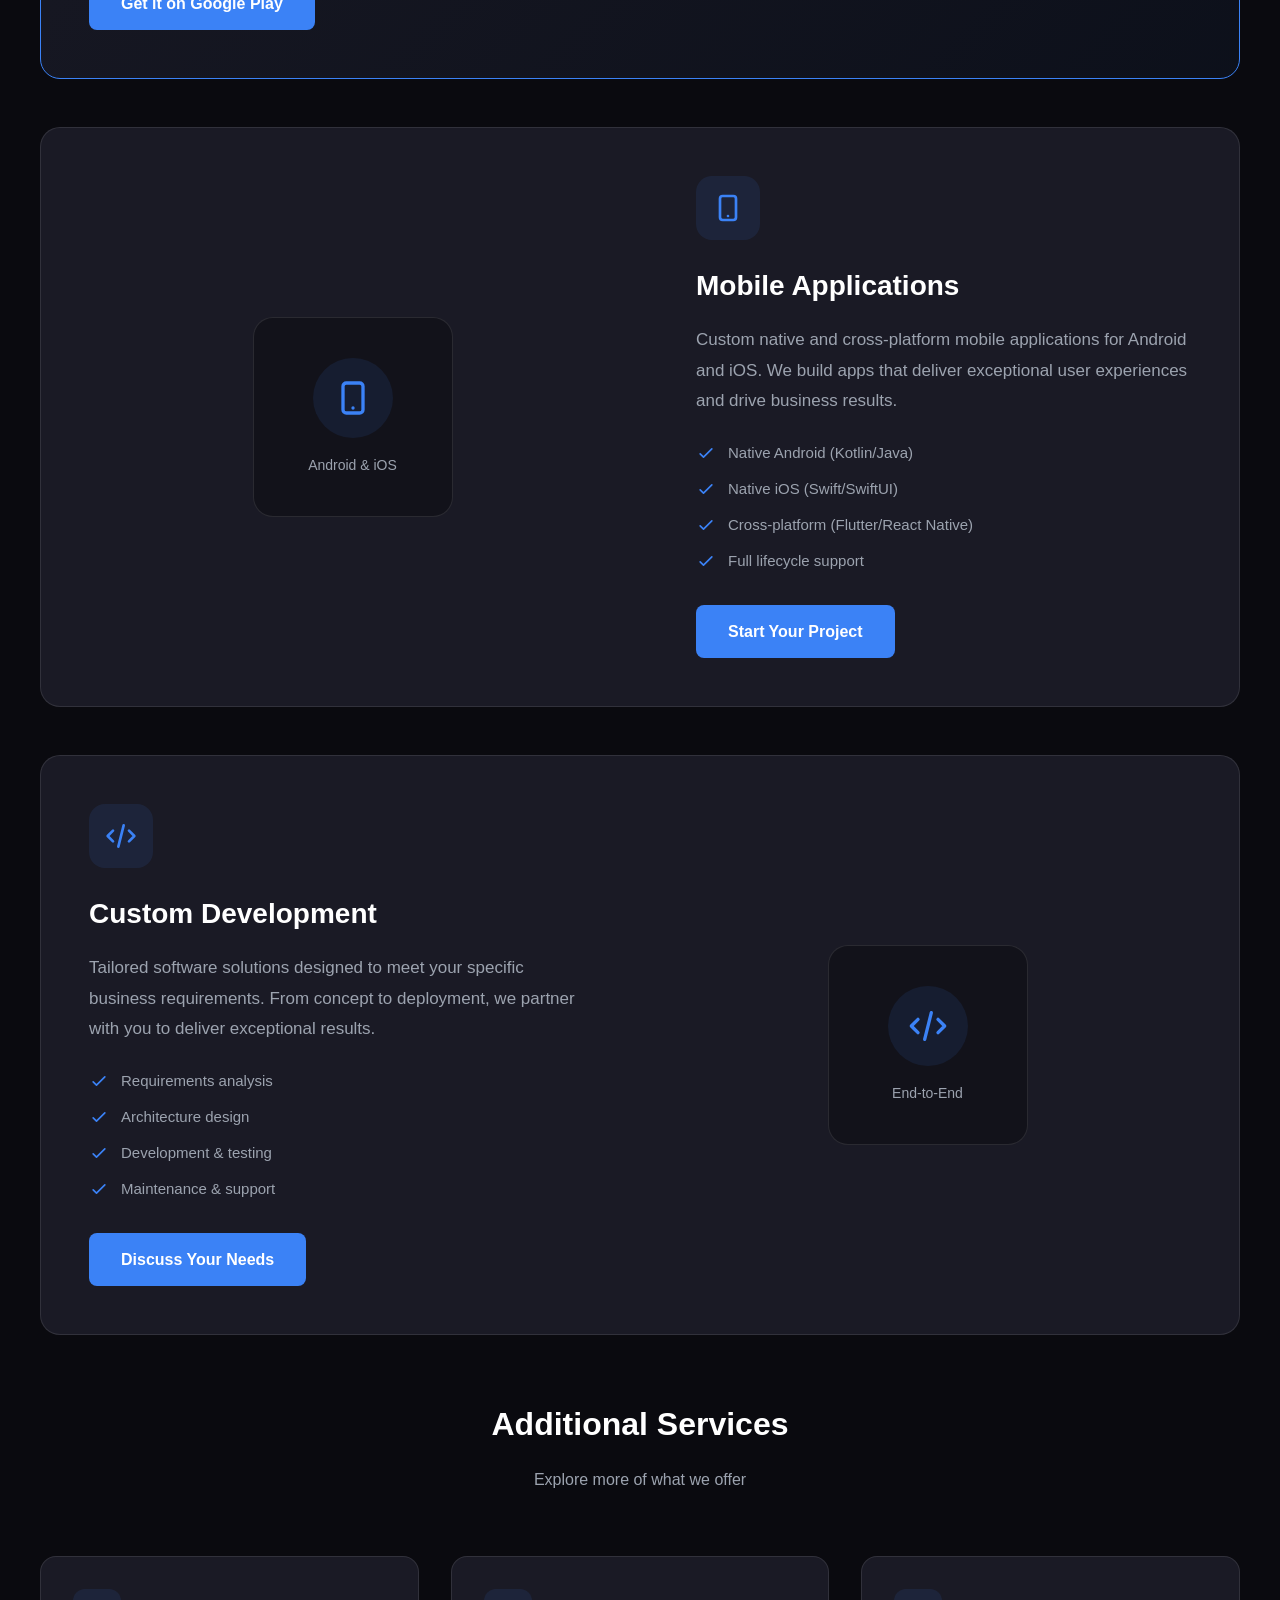
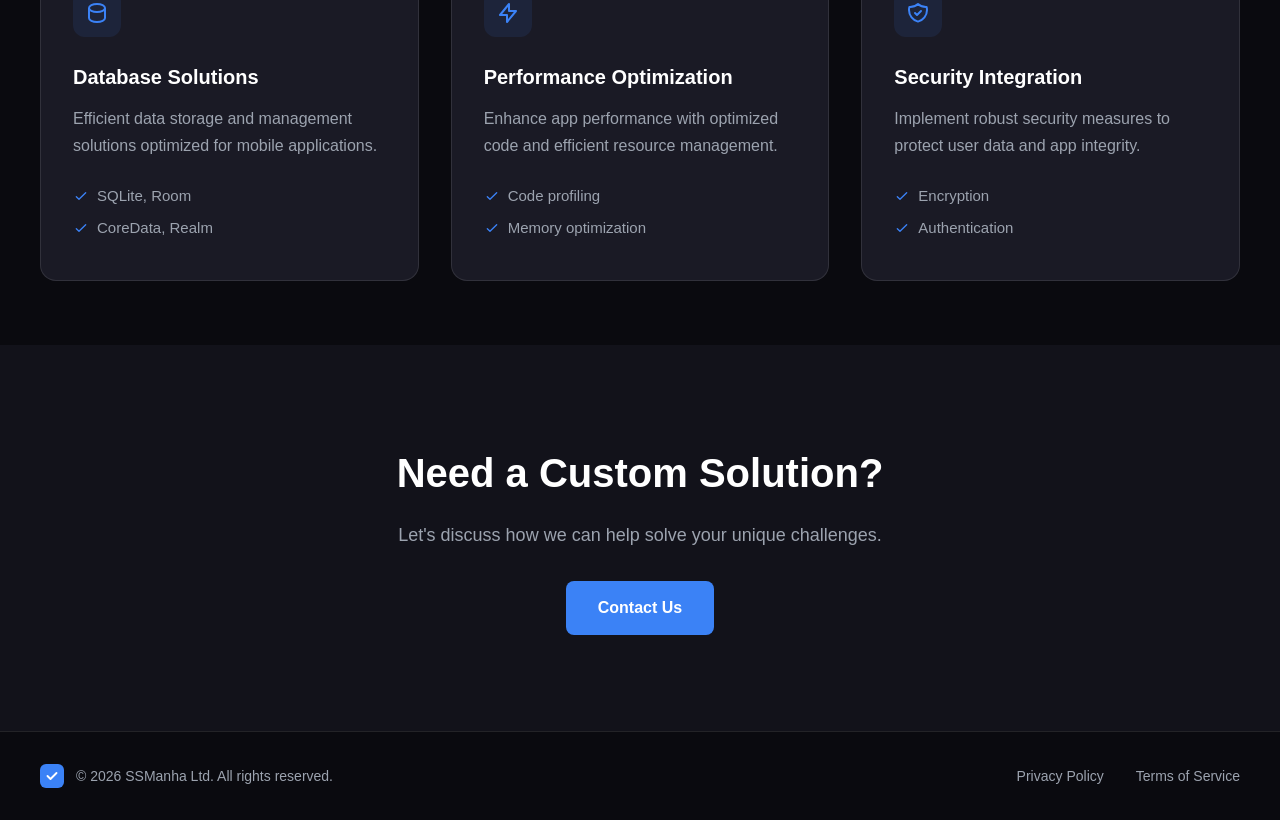
<file: solutions.html>
<!DOCTYPE html>
<html lang="en">
<head>
    <meta charset="UTF-8">
    <meta name="viewport" content="width=device-width, initial-scale=1.0">
    <title>Solutions - SSManha Ltd</title>
    <meta name="description" content="Explore SSManha's innovative mobile solutions including Watermark SDK, QR Code Generator, and custom mobile applications.">
    <link rel="icon" href="/favicon.ico" type="image/x-icon">
    <style>
        /* CSS Reset & Base Styles */
        *, *::before, *::after {
            margin: 0;
            padding: 0;
            box-sizing: border-box;
        }

        :root {
            --bg-primary: #0a0a0f;
            --bg-secondary: #12121a;
            --bg-card: #1a1a25;
            --accent: #3b82f6;
            --accent-hover: #2563eb;
            --text-primary: #ffffff;
            --text-secondary: #9ca3af;
            --border: rgba(255, 255, 255, 0.1);
        }

        html {
            scroll-behavior: smooth;
        }

        body {
            font-family: 'Inter', -apple-system, BlinkMacSystemFont, 'Segoe UI', Roboto, Oxygen, Ubuntu, sans-serif;
            background-color: var(--bg-primary);
            color: var(--text-primary);
            line-height: 1.6;
            min-height: 100vh;
        }

        a {
            text-decoration: none;
            color: inherit;
            transition: color 0.2s ease;
        }

        /* Navigation */
        .navbar {
            position: fixed;
            top: 0;
            left: 0;
            right: 0;
            z-index: 1000;
            background: rgba(10, 10, 15, 0.95);
            backdrop-filter: blur(10px);
            border-bottom: 1px solid var(--border);
            padding: 1rem 2rem;
        }

        .nav-container {
            max-width: 1200px;
            margin: 0 auto;
            display: flex;
            justify-content: space-between;
            align-items: center;
        }

        .logo {
            display: flex;
            align-items: center;
            gap: 0.75rem;
            font-size: 1.25rem;
            font-weight: 700;
        }

        .logo svg {
            width: 32px;
            height: 32px;
        }

        .nav-links {
            display: flex;
            gap: 2rem;
            list-style: none;
        }

        .nav-links a {
            color: var(--text-secondary);
            font-weight: 500;
            transition: color 0.2s ease;
        }

        .nav-links a:hover {
            color: var(--text-primary);
        }

        .nav-links a.active {
            color: var(--accent);
        }

        /* Buttons */
        .btn {
            display: inline-block;
            padding: 0.875rem 2rem;
            border-radius: 8px;
            font-weight: 600;
            font-size: 1rem;
            transition: all 0.2s ease;
            cursor: pointer;
            border: none;
        }

        .btn-primary {
            background: var(--accent);
            color: white;
        }

        .btn-primary:hover {
            background: var(--accent-hover);
            transform: translateY(-2px);
        }

        .btn-secondary {
            background: transparent;
            color: var(--text-primary);
            border: 1px solid var(--border);
        }

        .btn-secondary:hover {
            background: var(--bg-card);
            border-color: var(--accent);
        }

        /* Container */
        .container {
            max-width: 1200px;
            margin: 0 auto;
        }

        /* Page Header */
        .page-header {
            padding: 10rem 2rem 4rem;
            text-align: center;
            background: linear-gradient(180deg, var(--bg-primary) 0%, var(--bg-secondary) 100%);
        }

        .page-header h1 {
            font-size: clamp(2rem, 5vw, 3rem);
            font-weight: 700;
            margin-bottom: 1rem;
        }

        .page-header p {
            color: var(--text-secondary);
            font-size: 1.125rem;
            max-width: 600px;
            margin: 0 auto;
        }

        /* Solution Cards */
        .solutions-section {
            padding: 4rem 2rem;
        }

        .solution-card {
            background: var(--bg-card);
            border: 1px solid var(--border);
            border-radius: 20px;
            padding: 3rem;
            margin-bottom: 3rem;
            transition: all 0.3s ease;
        }

        .solution-card:hover {
            border-color: var(--accent);
        }

        .solution-card.featured {
            border-color: var(--accent);
            background: linear-gradient(135deg, var(--bg-card) 0%, rgba(59, 130, 246, 0.05) 100%);
        }

        .solution-grid {
            display: grid;
            grid-template-columns: 1fr 1fr;
            gap: 3rem;
            align-items: center;
        }

        .solution-content {
            padding-right: 2rem;
        }

        .solution-content.order-2 {
            padding-right: 0;
            padding-left: 2rem;
        }

        .solution-icon {
            width: 64px;
            height: 64px;
            background: rgba(59, 130, 246, 0.1);
            border-radius: 16px;
            display: flex;
            align-items: center;
            justify-content: center;
            margin-bottom: 1.5rem;
        }

        .solution-icon svg {
            width: 32px;
            height: 32px;
            color: var(--accent);
        }

        .solution-card h2 {
            font-size: 1.75rem;
            font-weight: 700;
            margin-bottom: 1rem;
        }

        .solution-card p {
            color: var(--text-secondary);
            margin-bottom: 1.5rem;
            line-height: 1.8;
            font-size: 1.0625rem;
        }

        .feature-list {
            list-style: none;
            margin-bottom: 2rem;
        }

        .feature-list li {
            display: flex;
            align-items: center;
            gap: 0.75rem;
            color: var(--text-secondary);
            margin-bottom: 0.75rem;
            font-size: 0.9375rem;
        }

        .feature-list li svg {
            width: 20px;
            height: 20px;
            color: var(--accent);
            flex-shrink: 0;
        }

        .solution-visual {
            display: flex;
            align-items: center;
            justify-content: center;
        }

        .visual-box {
            width: 200px;
            height: 200px;
            background: var(--bg-secondary);
            border-radius: 20px;
            display: flex;
            flex-direction: column;
            align-items: center;
            justify-content: center;
            border: 1px solid var(--border);
        }

        .visual-box .icon-large {
            width: 80px;
            height: 80px;
            background: rgba(59, 130, 246, 0.1);
            border-radius: 50%;
            display: flex;
            align-items: center;
            justify-content: center;
            margin-bottom: 1rem;
        }

        .visual-box .icon-large svg {
            width: 40px;
            height: 40px;
            color: var(--accent);
        }

        .visual-box span {
            color: var(--text-secondary);
            font-size: 0.875rem;
        }

        /* Services Grid */
        .services-grid {
            display: grid;
            grid-template-columns: repeat(auto-fit, minmax(300px, 1fr));
            gap: 2rem;
            margin-top: 4rem;
        }

        .service-card {
            background: var(--bg-card);
            border: 1px solid var(--border);
            border-radius: 16px;
            padding: 2rem;
            transition: all 0.3s ease;
        }

        .service-card:hover {
            transform: translateY(-4px);
            border-color: var(--accent);
        }

        .service-card .icon {
            width: 48px;
            height: 48px;
            background: rgba(59, 130, 246, 0.1);
            border-radius: 12px;
            display: flex;
            align-items: center;
            justify-content: center;
            margin-bottom: 1.5rem;
        }

        .service-card .icon svg {
            width: 24px;
            height: 24px;
            color: var(--accent);
        }

        .service-card h3 {
            font-size: 1.25rem;
            font-weight: 600;
            margin-bottom: 0.75rem;
        }

        .service-card p {
            color: var(--text-secondary);
            line-height: 1.7;
            margin-bottom: 1.5rem;
        }

        .service-card ul {
            list-style: none;
        }

        .service-card ul li {
            display: flex;
            align-items: center;
            gap: 0.5rem;
            color: var(--text-secondary);
            font-size: 0.9375rem;
            margin-bottom: 0.5rem;
        }

        .service-card ul li svg {
            width: 16px;
            height: 16px;
            color: var(--accent);
        }

        /* CTA Section */
        .cta {
            padding: 6rem 2rem;
            background: var(--bg-secondary);
            text-align: center;
        }

        .cta h2 {
            font-size: 2.5rem;
            font-weight: 700;
            margin-bottom: 1rem;
        }

        .cta p {
            color: var(--text-secondary);
            font-size: 1.125rem;
            margin-bottom: 2rem;
            max-width: 600px;
            margin-left: auto;
            margin-right: auto;
        }

        /* Footer */
        .footer {
            padding: 2rem;
            border-top: 1px solid var(--border);
        }

        .footer-content {
            max-width: 1200px;
            margin: 0 auto;
            display: flex;
            justify-content: space-between;
            align-items: center;
            flex-wrap: wrap;
            gap: 1rem;
        }

        .footer-left {
            display: flex;
            align-items: center;
            gap: 0.75rem;
        }

        .footer-left span {
            color: var(--text-secondary);
            font-size: 0.875rem;
        }

        .footer-right {
            display: flex;
            gap: 2rem;
        }

        .footer-right a {
            color: var(--text-secondary);
            font-size: 0.875rem;
        }

        .footer-right a:hover {
            color: var(--text-primary);
        }

        /* Mobile Menu */
        .mobile-menu-btn {
            display: none;
            background: none;
            border: none;
            color: var(--text-primary);
            cursor: pointer;
            padding: 0.5rem;
        }

        /* Responsive */
        @media (max-width: 900px) {
            .solution-grid {
                grid-template-columns: 1fr;
                gap: 2rem;
            }

            .solution-content.order-2 {
                padding-left: 0;
                order: -1;
            }
        }

        @media (max-width: 768px) {
            .nav-links {
                display: none;
            }

            .mobile-menu-btn {
                display: block;
            }

            .page-header {
                padding: 8rem 1.5rem 3rem;
            }

            .solutions-section {
                padding: 3rem 1.5rem;
            }

            .solution-card {
                padding: 2rem 1.5rem;
            }

            .visual-box {
                width: 150px;
                height: 150px;
            }

            .visual-box .icon-large {
                width: 60px;
                height: 60px;
            }

            .footer-content {
                flex-direction: column;
                text-align: center;
            }
        }
    </style>
</head>
<body>
    <!-- Navigation -->
    <nav class="navbar">
        <div class="nav-container">
            <a href="index.html" class="logo">
                <svg viewBox="0 0 32 32" fill="none" xmlns="http://www.w3.org/2000/svg">
                    <rect width="32" height="32" rx="8" fill="#3B82F6"/>
                    <path d="M10 16L14 20L22 12" stroke="white" stroke-width="2.5" stroke-linecap="round" stroke-linejoin="round"/>
                </svg>
                SSManha
            </a>
            <ul class="nav-links">
                <li><a href="index.html">Home</a></li>
                <li><a href="solutions.html" class="active">Solutions</a></li>
                <li><a href="blog.html">Blog</a></li>
                <li><a href="about.html">About</a></li>
                <li><a href="contact.html">Contact</a></li>
            </ul>
            <button class="mobile-menu-btn" aria-label="Menu">
                <svg width="24" height="24" fill="none" stroke="currentColor" viewBox="0 0 24 24">
                    <path stroke-linecap="round" stroke-linejoin="round" stroke-width="2" d="M4 6h16M4 12h16M4 18h16"/>
                </svg>
            </button>
        </div>
    </nav>

    <!-- Page Header -->
    <section class="page-header">
        <div class="container">
            <h1>Our Solutions</h1>
            <p>Innovative mobile and software solutions tailored to your needs</p>
        </div>
    </section>

    <!-- Solutions Section -->
    <section class="solutions-section">
        <div class="container">
            <!-- Watermark SDK -->
            <div class="solution-card featured">
                <div class="solution-grid">
                    <div class="solution-content">
                        <div class="solution-icon">
                            <svg fill="none" stroke="currentColor" viewBox="0 0 24 24">
                                <path stroke-linecap="round" stroke-linejoin="round" stroke-width="2" d="M9 12l2 2 4-4m5.618-4.016A11.955 11.955 0 0112 2.944a11.955 11.955 0 01-8.618 3.04A12.02 12.02 0 003 9c0 5.591 3.824 10.29 9 11.622 5.176-1.332 9-6.03 9-11.622 0-1.042-.133-2.052-.382-3.016z"/>
                            </svg>
                        </div>
                        <h2>Watermark SDK</h2>
                        <p>Our flagship Android codec solution for embedding and detecting digital watermarks in media content. Perfect for content protection, copyright enforcement, and media tracking applications.</p>
                        <ul class="feature-list">
                            <li>
                                <svg fill="none" stroke="currentColor" viewBox="0 0 24 24">
                                    <path stroke-linecap="round" stroke-linejoin="round" stroke-width="2" d="M5 13l4 4L19 7"/>
                                </svg>
                                Real-time watermark embedding
                            </li>
                            <li>
                                <svg fill="none" stroke="currentColor" viewBox="0 0 24 24">
                                    <path stroke-linecap="round" stroke-linejoin="round" stroke-width="2" d="M5 13l4 4L19 7"/>
                                </svg>
                                Robust detection algorithms
                            </li>
                            <li>
                                <svg fill="none" stroke="currentColor" viewBox="0 0 24 24">
                                    <path stroke-linecap="round" stroke-linejoin="round" stroke-width="2" d="M5 13l4 4L19 7"/>
                                </svg>
                                Optimized for Android platforms
                            </li>
                            <li>
                                <svg fill="none" stroke="currentColor" viewBox="0 0 24 24">
                                    <path stroke-linecap="round" stroke-linejoin="round" stroke-width="2" d="M5 13l4 4L19 7"/>
                                </svg>
                                Easy integration with existing apps
                            </li>
                        </ul>
                        <a href="mailto:support@ssmanha.com?subject=Watermark%20SDK%20Inquiry" class="btn btn-primary">Request Demo</a>
                    </div>
                    <div class="solution-visual">
                        <div class="visual-box">
                            <div class="icon-large">
                                <svg fill="none" stroke="currentColor" viewBox="0 0 24 24">
                                    <path stroke-linecap="round" stroke-linejoin="round" stroke-width="2" d="M9 12l2 2 4-4m5.618-4.016A11.955 11.955 0 0112 2.944a11.955 11.955 0 01-8.618 3.04A12.02 12.02 0 003 9c0 5.591 3.824 10.29 9 11.622 5.176-1.332 9-6.03 9-11.622 0-1.042-.133-2.052-.382-3.016z"/>
                                </svg>
                            </div>
                            <span>Android Codec</span>
                        </div>
                    </div>
                </div>
            </div>

            <!-- Video Silence Remover -->
            <div class="solution-card featured">
                <div class="solution-grid">
                    <div class="solution-content">
                        <div class="solution-icon">
                            <svg fill="none" stroke="currentColor" viewBox="0 0 24 24">
                                <path stroke-linecap="round" stroke-linejoin="round" stroke-width="2" d="M14.121 14.121L19 19m-7-7l7-7m-7 7l-2.879 2.879M12 12L9.121 9.121m0 5.758a3 3 0 10-4.243 4.243 3 3 0 004.243-4.243zm0-5.758a3 3 0 10-4.243-4.243 3 3 0 004.243 4.243z"/>
                            </svg>
                        </div>
                        <h2>Video Silence Remover</h2>
                        <p>Our AI-powered Android app that automatically detects and cuts silent gaps from raw video footage. Built for podcasters, YouTubers, and content creators who want tighter, more watchable videos without hours of manual editing.</p>
                        <ul class="feature-list">
                            <li>
                                <svg fill="none" stroke="currentColor" viewBox="0 0 24 24">
                                    <path stroke-linecap="round" stroke-linejoin="round" stroke-width="2" d="M5 13l4 4L19 7"/>
                                </svg>
                                On-device AI silence detection
                            </li>
                            <li>
                                <svg fill="none" stroke="currentColor" viewBox="0 0 24 24">
                                    <path stroke-linecap="round" stroke-linejoin="round" stroke-width="2" d="M5 13l4 4L19 7"/>
                                </svg>
                                Fast processing, no internet required
                            </li>
                            <li>
                                <svg fill="none" stroke="currentColor" viewBox="0 0 24 24">
                                    <path stroke-linecap="round" stroke-linejoin="round" stroke-width="2" d="M5 13l4 4L19 7"/>
                                </svg>
                                Private by design — no video uploads
                            </li>
                            <li>
                                <svg fill="none" stroke="currentColor" viewBox="0 0 24 24">
                                    <path stroke-linecap="round" stroke-linejoin="round" stroke-width="2" d="M5 13l4 4L19 7"/>
                                </svg>
                                Free to use, no account needed
                            </li>
                        </ul>
                        <a href="https://play.google.com/store/apps/details?id=com.ssmana.silenceremover" class="btn btn-primary" target="_blank" rel="noopener">Get it on Google Play</a>
                    </div>
                    <div class="solution-visual">
                        <div class="visual-box">
                            <div class="icon-large">
                                <svg fill="none" stroke="currentColor" viewBox="0 0 24 24">
                                    <path stroke-linecap="round" stroke-linejoin="round" stroke-width="2" d="M14.121 14.121L19 19m-7-7l7-7m-7 7l-2.879 2.879M12 12L9.121 9.121m0 5.758a3 3 0 10-4.243 4.243 3 3 0 004.243-4.243zm0-5.758a3 3 0 10-4.243-4.243 3 3 0 004.243 4.243z"/>
                                </svg>
                            </div>
                            <span>On-device AI</span>
                        </div>
                    </div>
                </div>
            </div>

            <!-- Mobile Applications -->
            <div class="solution-card">
                <div class="solution-grid">
                    <div class="solution-visual">
                        <div class="visual-box">
                            <div class="icon-large">
                                <svg fill="none" stroke="currentColor" viewBox="0 0 24 24">
                                    <path stroke-linecap="round" stroke-linejoin="round" stroke-width="2" d="M12 18h.01M8 21h8a2 2 0 002-2V5a2 2 0 00-2-2H8a2 2 0 00-2 2v14a2 2 0 002 2z"/>
                                </svg>
                            </div>
                            <span>Android & iOS</span>
                        </div>
                    </div>
                    <div class="solution-content order-2">
                        <div class="solution-icon">
                            <svg fill="none" stroke="currentColor" viewBox="0 0 24 24">
                                <path stroke-linecap="round" stroke-linejoin="round" stroke-width="2" d="M12 18h.01M8 21h8a2 2 0 002-2V5a2 2 0 00-2-2H8a2 2 0 00-2 2v14a2 2 0 002 2z"/>
                            </svg>
                        </div>
                        <h2>Mobile Applications</h2>
                        <p>Custom native and cross-platform mobile applications for Android and iOS. We build apps that deliver exceptional user experiences and drive business results.</p>
                        <ul class="feature-list">
                            <li>
                                <svg fill="none" stroke="currentColor" viewBox="0 0 24 24">
                                    <path stroke-linecap="round" stroke-linejoin="round" stroke-width="2" d="M5 13l4 4L19 7"/>
                                </svg>
                                Native Android (Kotlin/Java)
                            </li>
                            <li>
                                <svg fill="none" stroke="currentColor" viewBox="0 0 24 24">
                                    <path stroke-linecap="round" stroke-linejoin="round" stroke-width="2" d="M5 13l4 4L19 7"/>
                                </svg>
                                Native iOS (Swift/SwiftUI)
                            </li>
                            <li>
                                <svg fill="none" stroke="currentColor" viewBox="0 0 24 24">
                                    <path stroke-linecap="round" stroke-linejoin="round" stroke-width="2" d="M5 13l4 4L19 7"/>
                                </svg>
                                Cross-platform (Flutter/React Native)
                            </li>
                            <li>
                                <svg fill="none" stroke="currentColor" viewBox="0 0 24 24">
                                    <path stroke-linecap="round" stroke-linejoin="round" stroke-width="2" d="M5 13l4 4L19 7"/>
                                </svg>
                                Full lifecycle support
                            </li>
                        </ul>
                        <a href="mailto:support@ssmanha.com?subject=Mobile%20App%20Inquiry" class="btn btn-primary">Start Your Project</a>
                    </div>
                </div>
            </div>

            <!-- Custom Development -->
            <div class="solution-card">
                <div class="solution-grid">
                    <div class="solution-content">
                        <div class="solution-icon">
                            <svg fill="none" stroke="currentColor" viewBox="0 0 24 24">
                                <path stroke-linecap="round" stroke-linejoin="round" stroke-width="2" d="M10 20l4-16m4 4l4 4-4 4M6 16l-4-4 4-4"/>
                            </svg>
                        </div>
                        <h2>Custom Development</h2>
                        <p>Tailored software solutions designed to meet your specific business requirements. From concept to deployment, we partner with you to deliver exceptional results.</p>
                        <ul class="feature-list">
                            <li>
                                <svg fill="none" stroke="currentColor" viewBox="0 0 24 24">
                                    <path stroke-linecap="round" stroke-linejoin="round" stroke-width="2" d="M5 13l4 4L19 7"/>
                                </svg>
                                Requirements analysis
                            </li>
                            <li>
                                <svg fill="none" stroke="currentColor" viewBox="0 0 24 24">
                                    <path stroke-linecap="round" stroke-linejoin="round" stroke-width="2" d="M5 13l4 4L19 7"/>
                                </svg>
                                Architecture design
                            </li>
                            <li>
                                <svg fill="none" stroke="currentColor" viewBox="0 0 24 24">
                                    <path stroke-linecap="round" stroke-linejoin="round" stroke-width="2" d="M5 13l4 4L19 7"/>
                                </svg>
                                Development & testing
                            </li>
                            <li>
                                <svg fill="none" stroke="currentColor" viewBox="0 0 24 24">
                                    <path stroke-linecap="round" stroke-linejoin="round" stroke-width="2" d="M5 13l4 4L19 7"/>
                                </svg>
                                Maintenance & support
                            </li>
                        </ul>
                        <a href="mailto:support@ssmanha.com?subject=Custom%20Development%20Inquiry" class="btn btn-primary">Discuss Your Needs</a>
                    </div>
                    <div class="solution-visual">
                        <div class="visual-box">
                            <div class="icon-large">
                                <svg fill="none" stroke="currentColor" viewBox="0 0 24 24">
                                    <path stroke-linecap="round" stroke-linejoin="round" stroke-width="2" d="M10 20l4-16m4 4l4 4-4 4M6 16l-4-4 4-4"/>
                                </svg>
                            </div>
                            <span>End-to-End</span>
                        </div>
                    </div>
                </div>
            </div>

            <!-- Additional Services -->
            <h2 style="text-align: center; font-size: 2rem; margin-top: 4rem; margin-bottom: 1rem;">Additional Services</h2>
            <p style="text-align: center; color: var(--text-secondary); max-width: 600px; margin: 0 auto 3rem;">Explore more of what we offer</p>

            <div class="services-grid">
                <div class="service-card">
                    <div class="icon">
                        <svg fill="none" stroke="currentColor" viewBox="0 0 24 24">
                            <path stroke-linecap="round" stroke-linejoin="round" stroke-width="2" d="M4 7v10c0 2.21 3.582 4 8 4s8-1.79 8-4V7M4 7c0 2.21 3.582 4 8 4s8-1.79 8-4M4 7c0-2.21 3.582-4 8-4s8 1.79 8 4"/>
                        </svg>
                    </div>
                    <h3>Database Solutions</h3>
                    <p>Efficient data storage and management solutions optimized for mobile applications.</p>
                    <ul>
                        <li>
                            <svg fill="none" stroke="currentColor" viewBox="0 0 24 24">
                                <path stroke-linecap="round" stroke-linejoin="round" stroke-width="2" d="M5 13l4 4L19 7"/>
                            </svg>
                            SQLite, Room
                        </li>
                        <li>
                            <svg fill="none" stroke="currentColor" viewBox="0 0 24 24">
                                <path stroke-linecap="round" stroke-linejoin="round" stroke-width="2" d="M5 13l4 4L19 7"/>
                            </svg>
                            CoreData, Realm
                        </li>
                    </ul>
                </div>
                <div class="service-card">
                    <div class="icon">
                        <svg fill="none" stroke="currentColor" viewBox="0 0 24 24">
                            <path stroke-linecap="round" stroke-linejoin="round" stroke-width="2" d="M13 10V3L4 14h7v7l9-11h-7z"/>
                        </svg>
                    </div>
                    <h3>Performance Optimization</h3>
                    <p>Enhance app performance with optimized code and efficient resource management.</p>
                    <ul>
                        <li>
                            <svg fill="none" stroke="currentColor" viewBox="0 0 24 24">
                                <path stroke-linecap="round" stroke-linejoin="round" stroke-width="2" d="M5 13l4 4L19 7"/>
                            </svg>
                            Code profiling
                        </li>
                        <li>
                            <svg fill="none" stroke="currentColor" viewBox="0 0 24 24">
                                <path stroke-linecap="round" stroke-linejoin="round" stroke-width="2" d="M5 13l4 4L19 7"/>
                            </svg>
                            Memory optimization
                        </li>
                    </ul>
                </div>
                <div class="service-card">
                    <div class="icon">
                        <svg fill="none" stroke="currentColor" viewBox="0 0 24 24">
                            <path stroke-linecap="round" stroke-linejoin="round" stroke-width="2" d="M9 12l2 2 4-4m5.618-4.016A11.955 11.955 0 0112 2.944a11.955 11.955 0 01-8.618 3.04A12.02 12.02 0 003 9c0 5.591 3.824 10.29 9 11.622 5.176-1.332 9-6.03 9-11.622 0-1.042-.133-2.052-.382-3.016z"/>
                        </svg>
                    </div>
                    <h3>Security Integration</h3>
                    <p>Implement robust security measures to protect user data and app integrity.</p>
                    <ul>
                        <li>
                            <svg fill="none" stroke="currentColor" viewBox="0 0 24 24">
                                <path stroke-linecap="round" stroke-linejoin="round" stroke-width="2" d="M5 13l4 4L19 7"/>
                            </svg>
                            Encryption
                        </li>
                        <li>
                            <svg fill="none" stroke="currentColor" viewBox="0 0 24 24">
                                <path stroke-linecap="round" stroke-linejoin="round" stroke-width="2" d="M5 13l4 4L19 7"/>
                            </svg>
                            Authentication
                        </li>
                    </ul>
                </div>
            </div>
        </div>
    </section>

    <!-- CTA Section -->
    <section class="cta">
        <div class="container">
            <h2>Need a Custom Solution?</h2>
            <p>Let's discuss how we can help solve your unique challenges.</p>
            <a href="contact.html" class="btn btn-primary">Contact Us</a>
        </div>
    </section>

    <!-- Footer -->
    <footer class="footer">
        <div class="footer-content">
            <div class="footer-left">
                <svg width="24" height="24" viewBox="0 0 32 32" fill="none" xmlns="http://www.w3.org/2000/svg">
                    <rect width="32" height="32" rx="8" fill="#3B82F6"/>
                    <path d="M10 16L14 20L22 12" stroke="white" stroke-width="2.5" stroke-linecap="round" stroke-linejoin="round"/>
                </svg>
                <span>© 2026 SSManha Ltd. All rights reserved.</span>
            </div>
            <div class="footer-right">
                <a href="privacy.html">Privacy Policy</a>
                <a href="terms.html">Terms of Service</a>
            </div>
        </div>
    </footer>
</body>
</html>
</file>
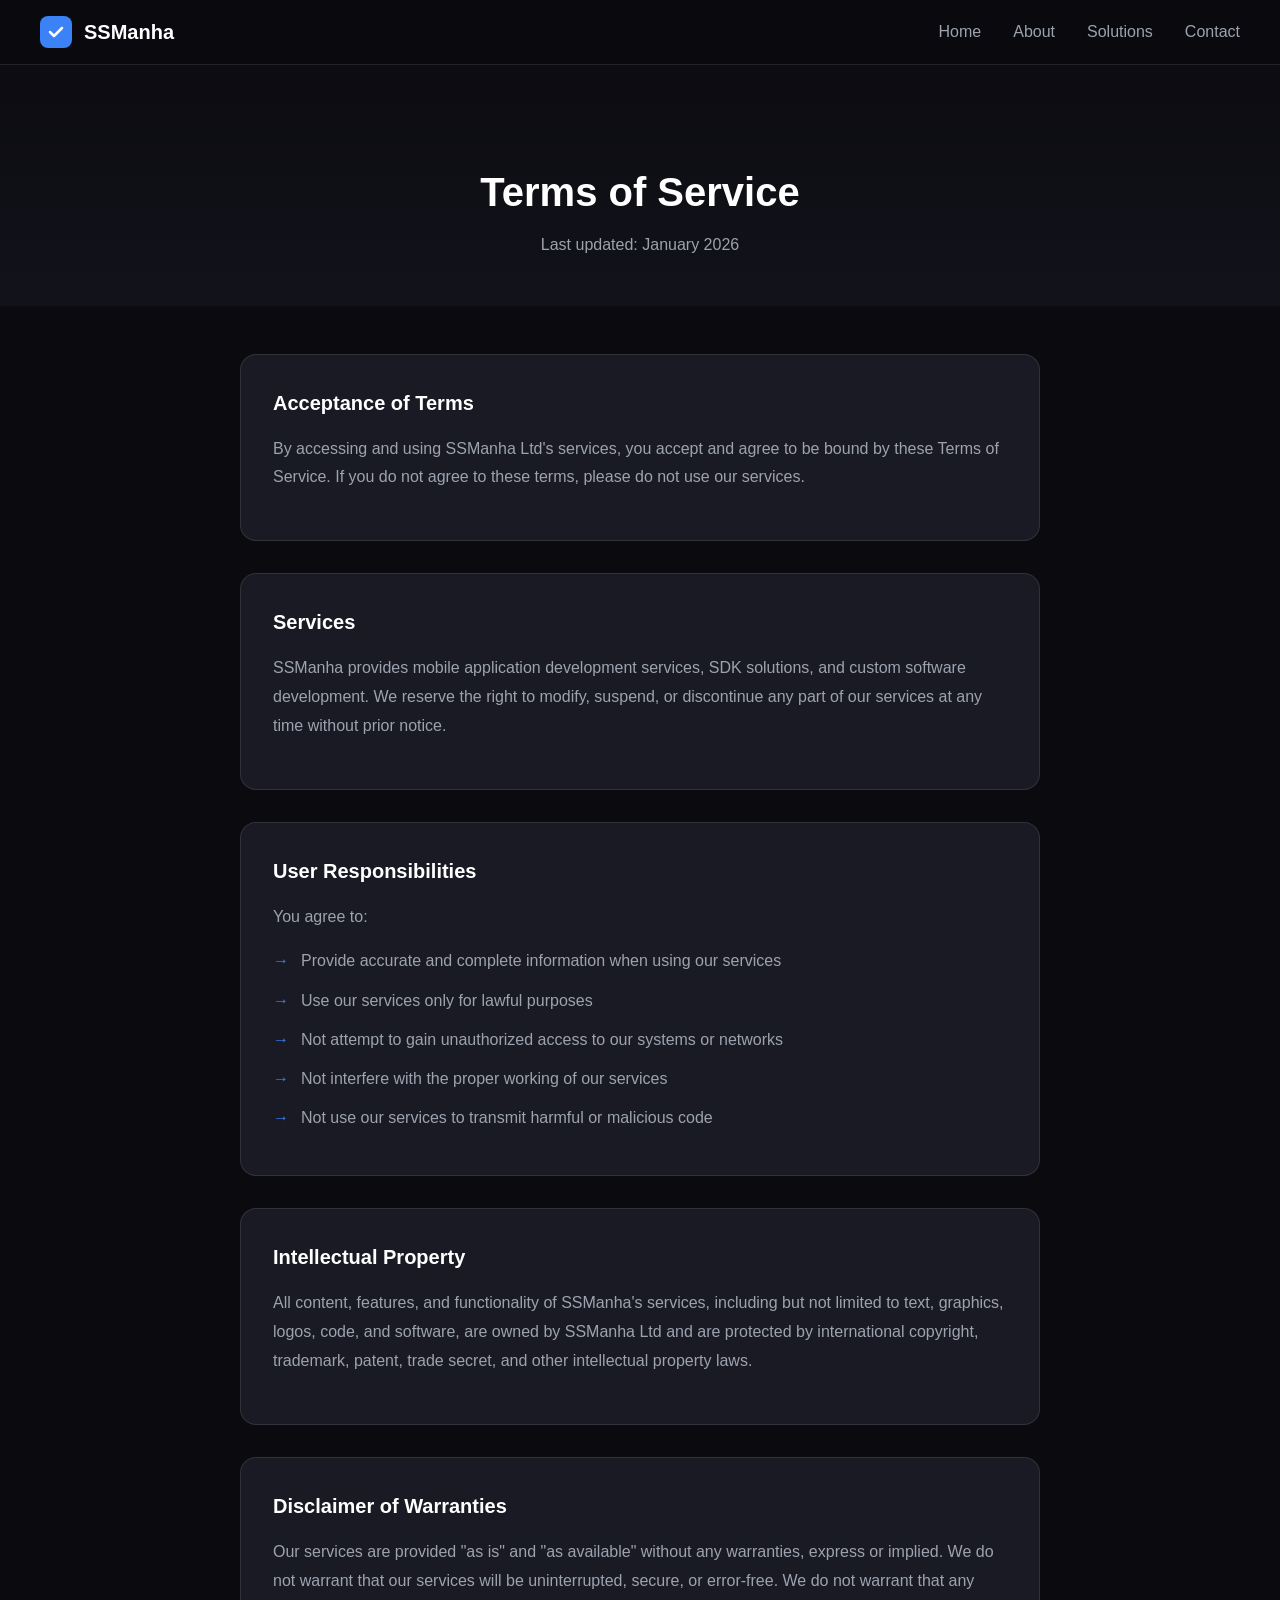
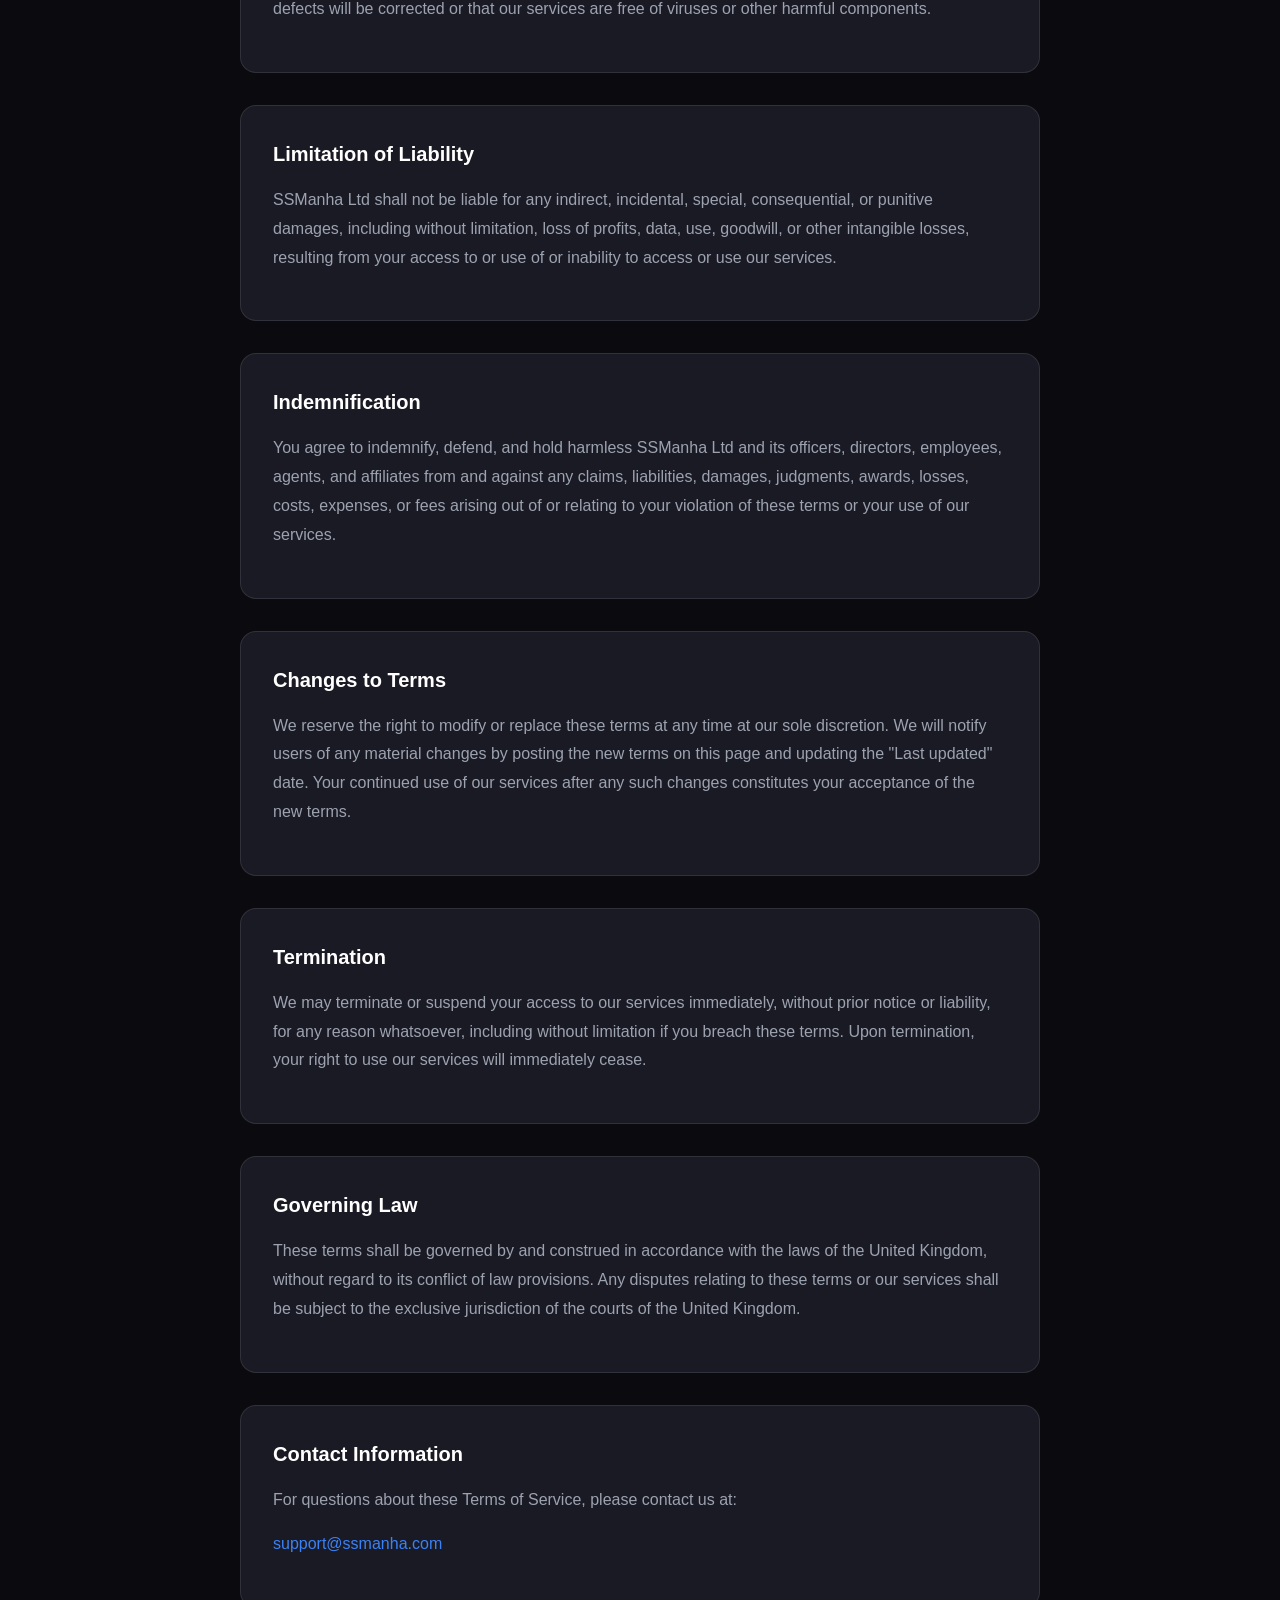
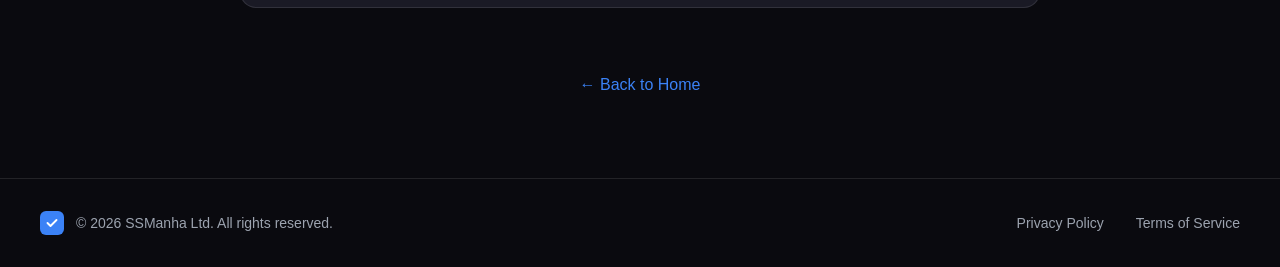
<file: terms.html>
<!DOCTYPE html>
<html lang="en">
<head>
    <meta charset="UTF-8">
    <meta name="viewport" content="width=device-width, initial-scale=1.0">
    <title>Terms of Service - SSManha Ltd</title>
    <meta name="description" content="Terms of Service for SSManha Ltd. Read our terms and conditions for using our services.">
    <link rel="icon" href="/favicon.ico" type="image/x-icon">
    <style>
        /* CSS Reset & Base Styles */
        *, *::before, *::after {
            margin: 0;
            padding: 0;
            box-sizing: border-box;
        }

        :root {
            --bg-primary: #0a0a0f;
            --bg-secondary: #12121a;
            --bg-card: #1a1a25;
            --accent: #3b82f6;
            --accent-hover: #2563eb;
            --text-primary: #ffffff;
            --text-secondary: #9ca3af;
            --border: rgba(255, 255, 255, 0.1);
        }

        html {
            scroll-behavior: smooth;
        }

        body {
            font-family: 'Inter', -apple-system, BlinkMacSystemFont, 'Segoe UI', Roboto, Oxygen, Ubuntu, sans-serif;
            background-color: var(--bg-primary);
            color: var(--text-primary);
            line-height: 1.6;
            min-height: 100vh;
        }

        a {
            text-decoration: none;
            color: inherit;
            transition: color 0.2s ease;
        }

        a:hover {
            color: var(--accent);
        }

        /* Navigation */
        .navbar {
            position: fixed;
            top: 0;
            left: 0;
            right: 0;
            z-index: 1000;
            background: rgba(10, 10, 15, 0.95);
            backdrop-filter: blur(10px);
            border-bottom: 1px solid var(--border);
            padding: 1rem 2rem;
        }

        .nav-container {
            max-width: 1200px;
            margin: 0 auto;
            display: flex;
            justify-content: space-between;
            align-items: center;
        }

        .logo {
            display: flex;
            align-items: center;
            gap: 0.75rem;
            font-size: 1.25rem;
            font-weight: 700;
        }

        .logo svg {
            width: 32px;
            height: 32px;
        }

        .nav-links {
            display: flex;
            gap: 2rem;
            list-style: none;
        }

        .nav-links a {
            color: var(--text-secondary);
            font-weight: 500;
            transition: color 0.2s ease;
        }

        .nav-links a:hover {
            color: var(--text-primary);
        }

        /* Buttons */
        .btn {
            display: inline-block;
            padding: 0.875rem 2rem;
            border-radius: 8px;
            font-weight: 600;
            font-size: 1rem;
            transition: all 0.2s ease;
            cursor: pointer;
            border: none;
        }

        .btn-primary {
            background: var(--accent);
            color: white;
        }

        .btn-primary:hover {
            background: var(--accent-hover);
            transform: translateY(-2px);
        }

        /* Container */
        .container {
            max-width: 800px;
            margin: 0 auto;
        }

        /* Page Header */
        .page-header {
            padding: 10rem 2rem 3rem;
            text-align: center;
            background: linear-gradient(180deg, var(--bg-primary) 0%, var(--bg-secondary) 100%);
        }

        .page-header h1 {
            font-size: clamp(2rem, 5vw, 2.5rem);
            font-weight: 700;
            margin-bottom: 0.5rem;
        }

        .page-header p {
            color: var(--text-secondary);
            font-size: 1rem;
        }

        /* Content Sections */
        .content-section {
            padding: 3rem 2rem;
        }

        .policy-card {
            background: var(--bg-card);
            border: 1px solid var(--border);
            border-radius: 16px;
            padding: 2rem;
            margin-bottom: 2rem;
            transition: all 0.3s ease;
        }

        .policy-card:hover {
            border-color: var(--accent);
        }

        .policy-card h2 {
            font-size: 1.25rem;
            font-weight: 600;
            margin-bottom: 1rem;
            color: var(--text-primary);
        }

        .policy-card p {
            color: var(--text-secondary);
            line-height: 1.8;
            margin-bottom: 1rem;
        }

        .policy-card ul {
            list-style: none;
            margin-top: 1rem;
        }

        .policy-card ul li {
            display: flex;
            align-items: flex-start;
            gap: 0.75rem;
            color: var(--text-secondary);
            margin-bottom: 0.75rem;
            line-height: 1.7;
        }

        .policy-card ul li::before {
            content: "→";
            color: var(--accent);
            font-weight: bold;
        }

        .policy-card a {
            color: var(--accent);
        }

        .policy-card a:hover {
            text-decoration: underline;
        }

        /* Back Link */
        .back-link {
            text-align: center;
            padding: 2rem;
            margin-top: 2rem;
        }

        .back-link a {
            color: var(--accent);
            font-weight: 500;
        }

        .back-link a:hover {
            text-decoration: underline;
        }

        /* Footer */
        .footer {
            padding: 2rem;
            border-top: 1px solid var(--border);
        }

        .footer-content {
            max-width: 1200px;
            margin: 0 auto;
            display: flex;
            justify-content: space-between;
            align-items: center;
            flex-wrap: wrap;
            gap: 1rem;
        }

        .footer-left {
            display: flex;
            align-items: center;
            gap: 0.75rem;
        }

        .footer-left span {
            color: var(--text-secondary);
            font-size: 0.875rem;
        }

        .footer-right {
            display: flex;
            gap: 2rem;
        }

        .footer-right a {
            color: var(--text-secondary);
            font-size: 0.875rem;
        }

        .footer-right a:hover {
            color: var(--text-primary);
        }

        /* Mobile Menu */
        .mobile-menu-btn {
            display: none;
            background: none;
            border: none;
            color: var(--text-primary);
            cursor: pointer;
            padding: 0.5rem;
        }

        /* Responsive */
        @media (max-width: 768px) {
            .nav-links {
                display: none;
            }

            .mobile-menu-btn {
                display: block;
            }

            .page-header {
                padding: 8rem 1.5rem 2rem;
            }

            .content-section {
                padding: 2rem 1.5rem;
            }

            .policy-card {
                padding: 1.5rem;
            }

            .footer-content {
                flex-direction: column;
                text-align: center;
            }
        }
    </style>
</head>
<body>
    <!-- Navigation -->
    <nav class="navbar">
        <div class="nav-container">
            <a href="index.html" class="logo">
                <svg viewBox="0 0 32 32" fill="none" xmlns="http://www.w3.org/2000/svg">
                    <rect width="32" height="32" rx="8" fill="#3B82F6"/>
                    <path d="M10 16L14 20L22 12" stroke="white" stroke-width="2.5" stroke-linecap="round" stroke-linejoin="round"/>
                </svg>
                SSManha
            </a>
            <ul class="nav-links">
                <li><a href="index.html">Home</a></li>
                <li><a href="about.html">About</a></li>
                <li><a href="solutions.html">Solutions</a></li>
                <li><a href="contact.html">Contact</a></li>
            </ul>
            <button class="mobile-menu-btn" aria-label="Menu">
                <svg width="24" height="24" fill="none" stroke="currentColor" viewBox="0 0 24 24">
                    <path stroke-linecap="round" stroke-linejoin="round" stroke-width="2" d="M4 6h16M4 12h16M4 18h16"/>
                </svg>
            </button>
        </div>
    </nav>

    <!-- Page Header -->
    <section class="page-header">
        <div class="container">
            <h1>Terms of Service</h1>
            <p>Last updated: January 2026</p>
        </div>
    </section>

    <!-- Content -->
    <section class="content-section">
        <div class="container">
            <div class="policy-card">
                <h2>Acceptance of Terms</h2>
                <p>By accessing and using SSManha Ltd's services, you accept and agree to be bound by these Terms of Service. If you do not agree to these terms, please do not use our services.</p>
            </div>

            <div class="policy-card">
                <h2>Services</h2>
                <p>SSManha provides mobile application development services, SDK solutions, and custom software development. We reserve the right to modify, suspend, or discontinue any part of our services at any time without prior notice.</p>
            </div>

            <div class="policy-card">
                <h2>User Responsibilities</h2>
                <p>You agree to:</p>
                <ul>
                    <li>Provide accurate and complete information when using our services</li>
                    <li>Use our services only for lawful purposes</li>
                    <li>Not attempt to gain unauthorized access to our systems or networks</li>
                    <li>Not interfere with the proper working of our services</li>
                    <li>Not use our services to transmit harmful or malicious code</li>
                </ul>
            </div>

            <div class="policy-card">
                <h2>Intellectual Property</h2>
                <p>All content, features, and functionality of SSManha's services, including but not limited to text, graphics, logos, code, and software, are owned by SSManha Ltd and are protected by international copyright, trademark, patent, trade secret, and other intellectual property laws.</p>
            </div>

            <div class="policy-card">
                <h2>Disclaimer of Warranties</h2>
                <p>Our services are provided "as is" and "as available" without any warranties, express or implied. We do not warrant that our services will be uninterrupted, secure, or error-free. We do not warrant that any defects will be corrected or that our services are free of viruses or other harmful components.</p>
            </div>

            <div class="policy-card">
                <h2>Limitation of Liability</h2>
                <p>SSManha Ltd shall not be liable for any indirect, incidental, special, consequential, or punitive damages, including without limitation, loss of profits, data, use, goodwill, or other intangible losses, resulting from your access to or use of or inability to access or use our services.</p>
            </div>

            <div class="policy-card">
                <h2>Indemnification</h2>
                <p>You agree to indemnify, defend, and hold harmless SSManha Ltd and its officers, directors, employees, agents, and affiliates from and against any claims, liabilities, damages, judgments, awards, losses, costs, expenses, or fees arising out of or relating to your violation of these terms or your use of our services.</p>
            </div>

            <div class="policy-card">
                <h2>Changes to Terms</h2>
                <p>We reserve the right to modify or replace these terms at any time at our sole discretion. We will notify users of any material changes by posting the new terms on this page and updating the "Last updated" date. Your continued use of our services after any such changes constitutes your acceptance of the new terms.</p>
            </div>

            <div class="policy-card">
                <h2>Termination</h2>
                <p>We may terminate or suspend your access to our services immediately, without prior notice or liability, for any reason whatsoever, including without limitation if you breach these terms. Upon termination, your right to use our services will immediately cease.</p>
            </div>

            <div class="policy-card">
                <h2>Governing Law</h2>
                <p>These terms shall be governed by and construed in accordance with the laws of the United Kingdom, without regard to its conflict of law provisions. Any disputes relating to these terms or our services shall be subject to the exclusive jurisdiction of the courts of the United Kingdom.</p>
            </div>

            <div class="policy-card">
                <h2>Contact Information</h2>
                <p>For questions about these Terms of Service, please contact us at:</p>
                <p><a href="mailto:support@ssmanha.com">support@ssmanha.com</a></p>
            </div>

            <div class="back-link">
                <a href="index.html">← Back to Home</a>
            </div>
        </div>
    </section>

    <!-- Footer -->
    <footer class="footer">
        <div class="footer-content">
            <div class="footer-left">
                <svg width="24" height="24" viewBox="0 0 32 32" fill="none" xmlns="http://www.w3.org/2000/svg">
                    <rect width="32" height="32" rx="8" fill="#3B82F6"/>
                    <path d="M10 16L14 20L22 12" stroke="white" stroke-width="2.5" stroke-linecap="round" stroke-linejoin="round"/>
                </svg>
                <span>© 2026 SSManha Ltd. All rights reserved.</span>
            </div>
            <div class="footer-right">
                <a href="privacy.html">Privacy Policy</a>
                <a href="terms.html">Terms of Service</a>
            </div>
        </div>
    </footer>
</body>
</html>
</file>
